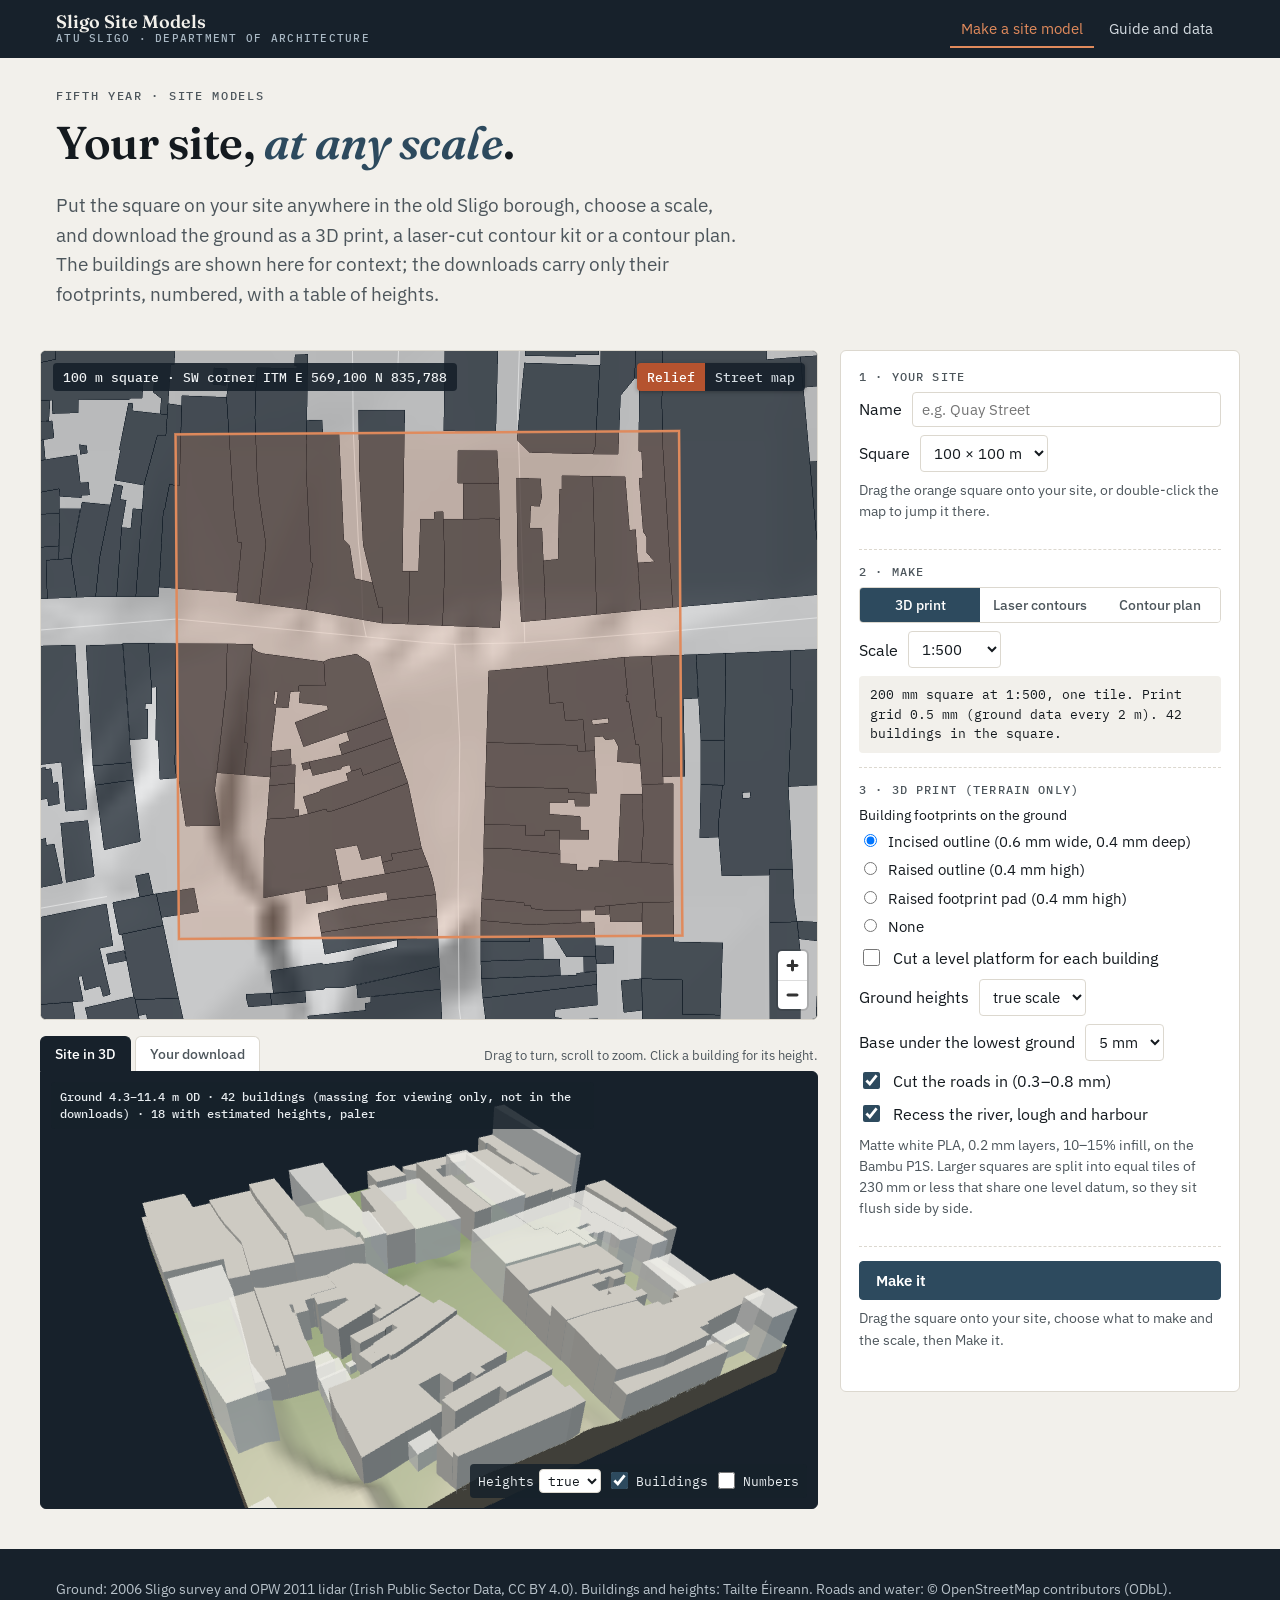
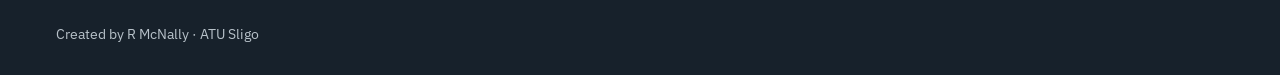
<file: index.html>
<!doctype html>
<html lang="en">
<head>
<meta charset="utf-8">
<meta name="viewport" content="width=device-width,initial-scale=1,viewport-fit=cover">
<title>Sligo Site Models · ATU Sligo Architecture</title>
<meta name="description" content="Choose your site anywhere in the old Sligo borough and make a terrain model at 1:200 to 1:2500: a 3D print, a laser-cut contour kit or a contour plan with numbered buildings and their heights.">
<link rel="preconnect" href="https://fonts.googleapis.com">
<link rel="preconnect" href="https://fonts.gstatic.com" crossorigin>
<link rel="stylesheet" href="https://fonts.googleapis.com/css2?family=Fraunces:ital,opsz,wght@0,9..144,500;0,9..144,600;1,9..144,500&family=IBM+Plex+Sans:wght@400;500;600&family=IBM+Plex+Mono:wght@400;500&display=swap">
<link rel="stylesheet" href="vendor/maplibre-gl.css">
<link rel="icon" href="img/favicon.svg" type="image/svg+xml">
<link rel="stylesheet" href="css/site.css">
<link rel="stylesheet" href="css/tool.css">
</head>
<body>
<header class="top">
  <div class="wrap">
    <a class="brand" href="index.html"><b>Sligo Site Models</b><span>ATU Sligo · Department of Architecture</span></a>
    <nav aria-label="Pages"><a href="index.html" aria-current="page">Make a site model</a><a href="guide.html">Guide and data</a></nav>
  </div>
</header>

<main>
  <div class="wrap mk-head">
    <div class="eyebrow">Fifth year · site models</div>
    <h1>Your site, <em>at any scale</em>.</h1>
    <p class="lede">Put the square on your site anywhere in the old Sligo borough, choose a scale, and download the ground as a 3D print, a laser-cut contour kit or a contour plan. The buildings are shown here for context; the downloads carry only their footprints, numbered, with a table of heights.</p>
  </div>
  <div class="wrap" id="notice"></div>
  <div class="wrap tool">
    <div>
      <div class="mapbox">
        <div id="map" aria-label="Map of the Sligo borough with the square for your site"></div>
        <div class="mk-chip" id="where"></div>
        <div class="map-sw" role="group" aria-label="Background map">
          <button type="button" data-base="hs" aria-pressed="true">Relief</button><button type="button" data-base="osm" aria-pressed="false">Street map</button>
        </div>
      </div>
      <div class="views">
        <div class="tabs" role="group" aria-label="View">
          <button type="button" data-v="site" aria-pressed="true">Site in 3D</button><button type="button" data-v="out" aria-pressed="false" disabled>Your download</button>
          <span class="hint" id="vHint">Drag to turn, scroll to zoom. Click a building for its height.</span>
        </div>
        <div class="stage">
          <canvas id="v3d" aria-label="3D view of the site"></canvas>
          <div class="svgv" id="vSvg" hidden></div>
          <div class="tag" id="vTag"></div>
          <div class="pick" id="vPick" hidden></div>
          <div class="ctl" id="vCtl">
            <label>Heights <select id="vVex"><option value="1">true</option><option value="2">×2</option><option value="3">×3</option></select></label>
            <label><input type="checkbox" id="vBld" checked> Buildings</label>
            <label><input type="checkbox" id="vNum"> Numbers</label>
          </div>
        </div>
      </div>
    </div>

    <aside class="panel">
      <div class="grp">
        <span class="lab">1 · Your site</span>
        <label class="row" style="flex-wrap:nowrap">Name <input type="text" id="name" placeholder="e.g. Quay Street" maxlength="40"></label>
        <label class="row">Square <select id="ground"></select></label>
        <p class="note">Drag the orange square onto your site, or double-click the map to jump it there.</p>
      </div>

      <div class="grp">
        <span class="lab">2 · Make</span>
        <div class="seg" role="group" aria-label="What to make">
          <button type="button" data-p="print" aria-pressed="true">3D print</button>
          <button type="button" data-p="laser" aria-pressed="false">Laser contours</button>
          <button type="button" data-p="map" aria-pressed="false">Contour plan</button>
        </div>
        <label class="row">Scale <select id="scale"></select></label>
        <div class="sum" id="sum"></div>
      </div>

      <div class="grp" data-for="print">
        <span class="lab">3 · 3D print (terrain only)</span>
        <fieldset class="opt"><legend>Building footprints on the ground</legend>
          <label><input type="radio" name="marks" value="incise" checked> Incised outline (0.6 mm wide, 0.4 mm deep)</label>
          <label><input type="radio" name="marks" value="raise"> Raised outline (0.4 mm high)</label>
          <label><input type="radio" name="marks" value="pad"> Raised footprint pad (0.4 mm high)</label>
          <label><input type="radio" name="marks" value="off"> None</label>
        </fieldset>
        <label class="row"><input type="checkbox" id="pPlat"> Cut a level platform for each building</label>
        <label class="row sub" id="pStepRow" hidden>Platform at the contour below its lowest ground, every <select id="pStep"><option value="0.5">0.5 m</option><option value="1" selected>1 m</option><option value="2">2 m</option></select></label>
        <p class="note sub" id="pPlatNote" hidden>Inside each footprint the ground is cut flat at the contour level at or below its lowest point, so your building model sits level. The footprint marks above still show the outlines.</p>
        <label class="row">Ground heights <select id="vex"><option value="1">true scale</option><option value="1.5">×1.5</option><option value="2">×2</option></select></label>
        <label class="row">Base under the lowest ground <select id="base"><option value="3">3 mm</option><option value="5" selected>5 mm</option><option value="8">8 mm</option></select></label>
        <label class="row"><input type="checkbox" id="roads" checked> Cut the roads in (0.3–0.8 mm)</label>
        <label class="row"><input type="checkbox" id="water" checked> Recess the river, lough and harbour</label>
        <p class="note">Matte white PLA, 0.2 mm layers, 10–15% infill, on the Bambu P1S. Larger squares are split into equal tiles of 230 mm or less that share one level datum, so they sit flush side by side.</p>
      </div>

      <div class="grp" data-for="laser" hidden>
        <span class="lab">3 · Laser-cut kit</span>
        <div class="seg" role="group" aria-label="Kind of laser kit">
          <button type="button" data-k="hollow" aria-pressed="true">Hollow layers</button>
          <button type="button" data-k="solid" aria-pressed="false">Solid layers</button>
          <button type="button" data-k="waffle" aria-pressed="false">Waffle</button>
        </div>
        <p class="note" id="kNote"></p>
        <label class="row" data-kind="waffle" hidden>Section spacing <select id="spacing"><option value="15">15 mm</option><option value="20" selected>20 mm</option><option value="25">25 mm</option><option value="30">30 mm</option></select></label>
        <label class="row">Board <select id="board"><option value="1">1 mm card</option><option value="1.5">1.5 mm greyboard</option><option value="2" selected>2 mm board</option><option value="3">3 mm MDF</option><option value="5">5 mm foamboard</option></select></label>
        <label class="row">Sheet <select id="sheet"><option value="600x400">600 × 400 mm</option><option value="841x594" selected>A1, 841 × 594 mm</option><option value="1000x600">1000 × 600 mm</option></select></label>
        <label class="row"><input type="checkbox" id="lPlat"> Cut a level platform for each building</label>
        <label class="row sub" id="lStepRow" hidden>Platform at the contour below its lowest ground, every <select id="lStep"><option value="0.5">0.5 m</option><option value="1" selected>1 m</option><option value="2">2 m</option></select></label>
        <p class="note sub" id="lPlatNote" hidden></p>
        <label class="row"><input type="checkbox" id="engB" checked> <span id="engBL">Engrave the building footprints</span></label>
        <label class="row sub"><input type="checkbox" id="engN" checked> Engrave the building numbers</label>
        <p class="note">Cut lines red, engraving blue, as SVG and DXF sheets. Every kit includes the contour plan with numbered buildings and the table of heights.</p>
      </div>

      <div class="grp" data-for="map" hidden>
        <span class="lab">3 · Contour plan</span>
        <label class="row">Contours every <select id="interval"><option value="0.5">0.5 m</option><option value="1" selected>1 m</option><option value="2">2 m</option><option value="5">5 m</option></select></label>
        <label class="row"><input type="checkbox" id="mB" checked> Building footprints</label>
        <label class="row sub"><input type="checkbox" id="mN" checked> Number them, with a table of heights</label>
        <label class="row"><input type="checkbox" id="mR" checked> Roads</label>
        <label class="row"><input type="checkbox" id="mW" checked> Water</label>
        <label class="row"><input type="checkbox" id="mS" checked> Spot heights</label>
        <p class="note" id="planNote">PDF (plan, then the table of building heights), SVG, a DXF for CAD (contours and footprints at their real levels, ITM metres), the table as CSV, and a site pack for the Site Model Hub.</p>
      </div>

      <div class="grp">
        <button type="button" class="btn primary" id="make">Make it</button>
        <div class="prog" id="prog" hidden><i></i></div>
        <p class="status" id="status" role="status"></p>
        <div id="dl"></div>
      </div>
    </aside>
  </div>
</main>

<footer class="foot"><div class="wrap"><span>Ground: 2006 Sligo survey and OPW 2011 lidar (Irish Public Sector Data, CC BY 4.0). Buildings and heights: Tailte Éireann. Roads and water: © OpenStreetMap contributors (ODbL).</span><span>Created by R McNally · ATU Sligo</span></div></footer>
<script src="vendor/maplibre-gl.js"></script>
<script src="vendor/three.min.js"></script>
<script src="vendor/OrbitControls.js"></script>
<script src="vendor/jszip.min.js"></script>
<script src="vendor/jspdf.umd.min.js"></script>
<script src="js/common.js"></script>
<script src="js/model-core.js"></script>
<script src="js/print3d.js"></script>
<script src="js/config.js"></script>
<script src="js/site-data.js"></script>
<script src="js/outputs.js"></script>
<script src="js/app.js"></script>
</body>
</html>
</file>
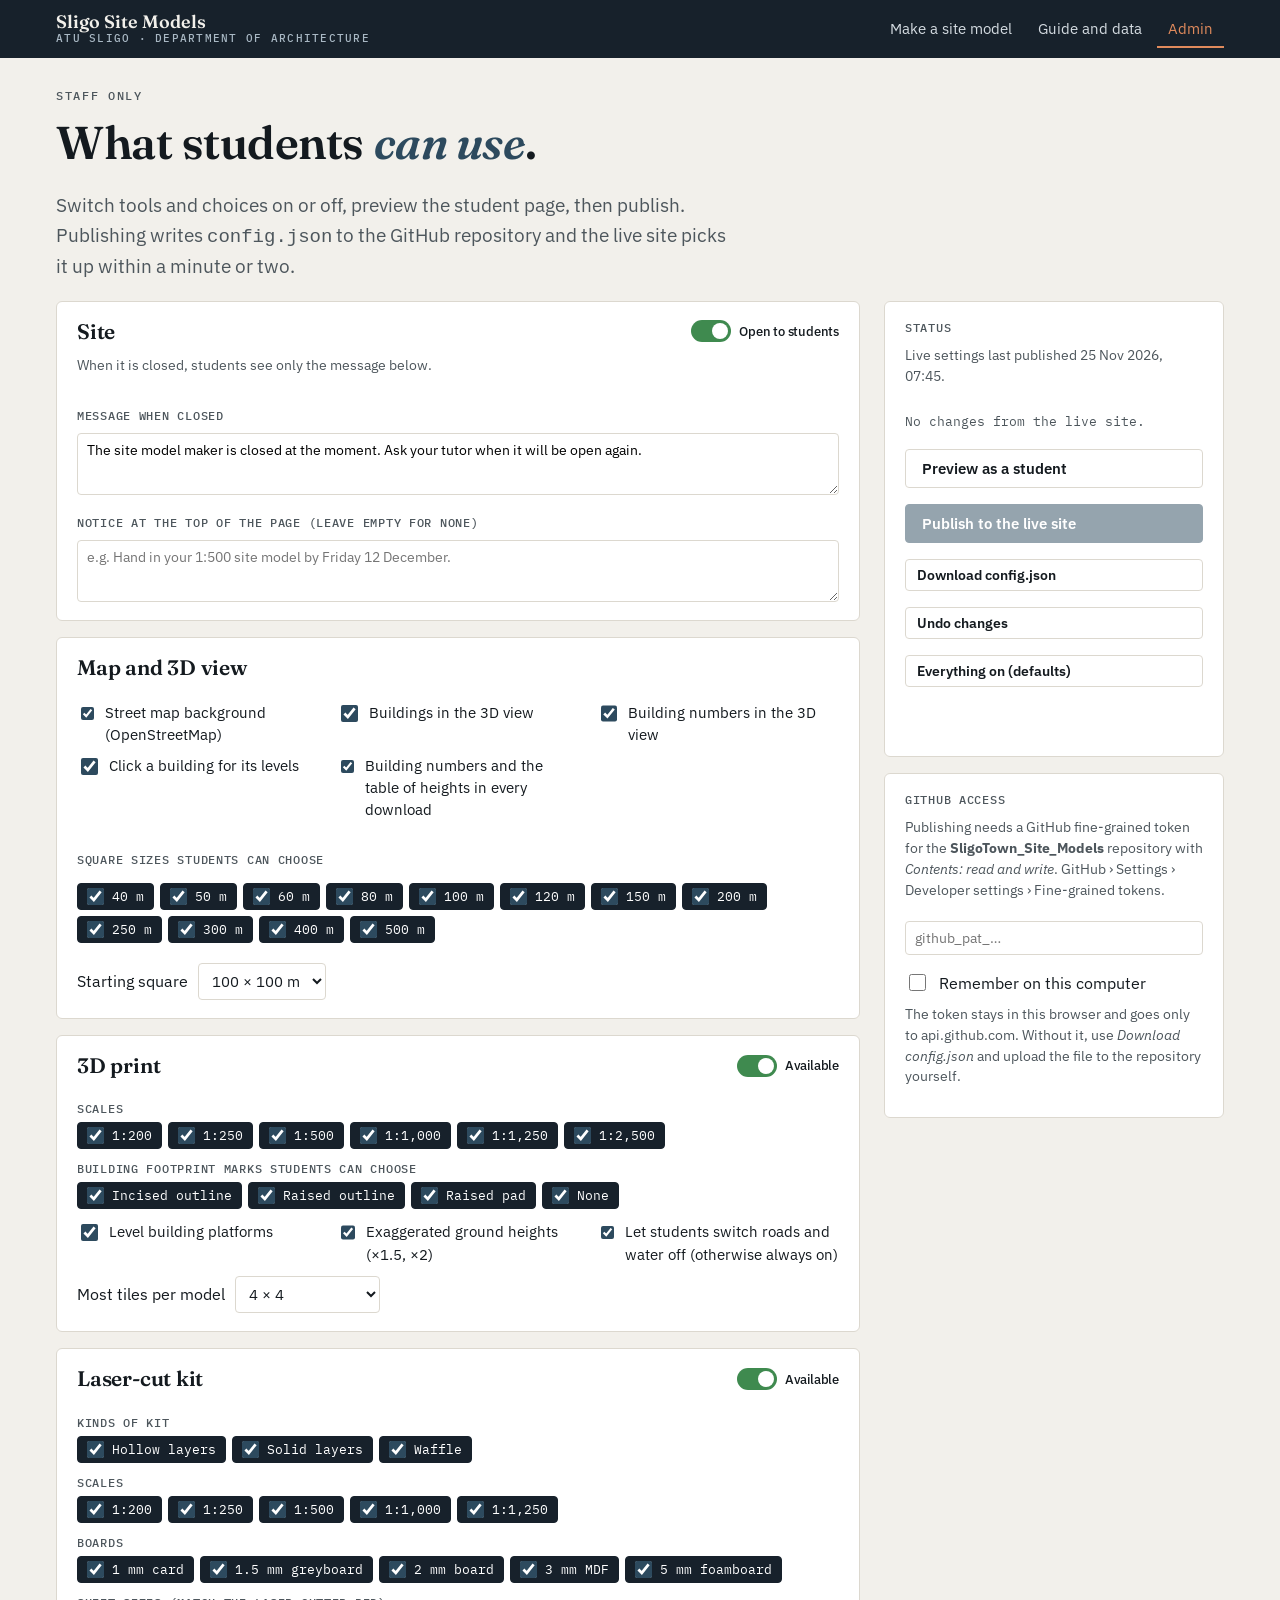
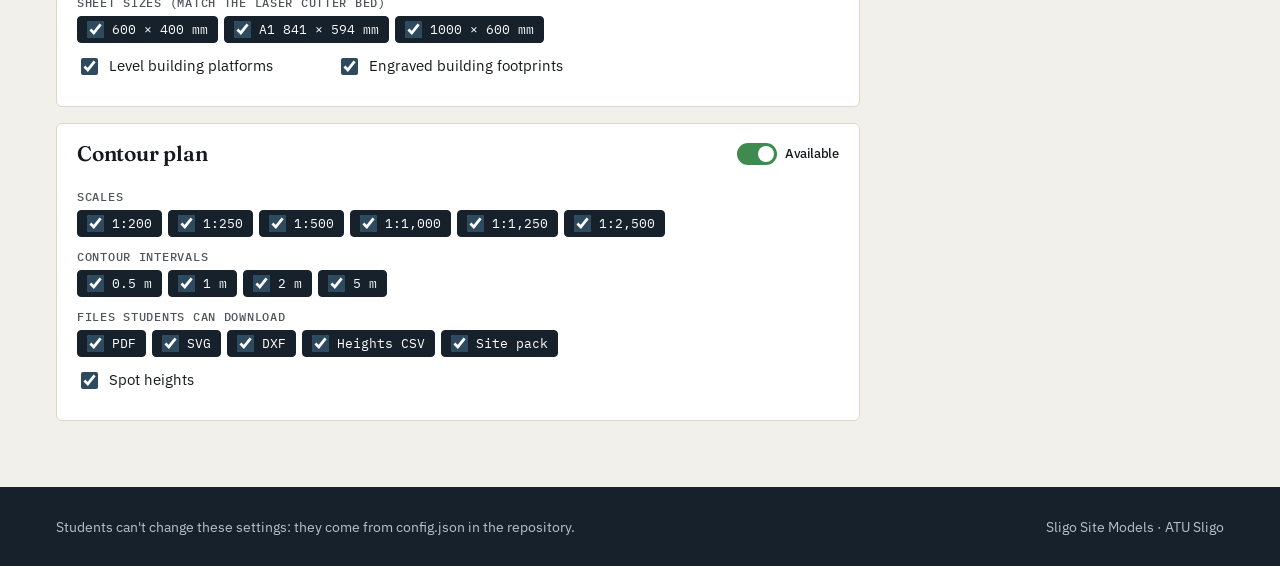
<file: admin.html>
<!doctype html>
<html lang="en">
<head>
<meta charset="utf-8">
<meta name="viewport" content="width=device-width,initial-scale=1,viewport-fit=cover">
<meta name="robots" content="noindex, nofollow">
<title>Admin · Sligo Site Models</title>
<link rel="icon" href="img/favicon.svg" type="image/svg+xml">
<link rel="preconnect" href="https://fonts.googleapis.com">
<link rel="preconnect" href="https://fonts.gstatic.com" crossorigin>
<link rel="stylesheet" href="https://fonts.googleapis.com/css2?family=Fraunces:ital,opsz,wght@0,9..144,500;0,9..144,600;1,9..144,500&family=IBM+Plex+Sans:wght@400;500;600&family=IBM+Plex+Mono:wght@400;500&display=swap">
<link rel="stylesheet" href="css/site.css">
<link rel="stylesheet" href="css/tool.css">
<style>
  .adm { display: grid; grid-template-columns: minmax(0, 1fr) 340px; gap: 24px; align-items: start; padding-bottom: 50px }
  @media (max-width: 960px) { .adm { grid-template-columns: 1fr } }
  .card { background: var(--paper); border: 1px solid var(--line); border-radius: 6px; padding: 18px 20px; margin-bottom: 16px }
  .card h2 { font-size: 21px; margin: 0 0 4px; display: flex; align-items: center; gap: 12px }
  .card h2 .sw { margin-left: auto }
  .card > p.note { margin: 0 0 12px }
  .card.off .body { opacity: .4; pointer-events: none }
  .opts { display: grid; grid-template-columns: repeat(auto-fill, minmax(230px, 1fr)); gap: 8px 18px; margin: 10px 0 }
  .opts label, .chips label { display: flex; gap: 8px; align-items: flex-start; font-size: 14.5px }
  .opts label input { margin-top: 3px }
  .chips { display: flex; flex-wrap: wrap; gap: 6px; margin: 6px 0 12px }
  .chips label { border: 1px solid var(--line); border-radius: 4px; padding: 4px 9px; background: #fff; font: 13px var(--f-mono); cursor: pointer; align-items: center }
  .chips label:has(input:checked) { background: var(--deep); color: #fff; border-color: var(--deep) }
  .chips input { margin: 0 }
  .sub-h { font: 500 12px var(--f-mono); text-transform: uppercase; letter-spacing: .06em; color: var(--ink-2); margin: 12px 0 2px }
  .sw { position: relative; display: inline-flex; align-items: center; gap: 8px; font: 500 13px var(--f-body); cursor: pointer }
  .sw input { appearance: none; width: 40px; height: 22px; border-radius: 11px; background: #c8ccd0; position: relative; cursor: pointer; transition: background .15s; margin: 0 }
  .sw input::after { content: ''; position: absolute; left: 3px; top: 3px; width: 16px; height: 16px; border-radius: 50%; background: #fff; transition: left .15s }
  .sw input:checked { background: #3f8a4f }
  .sw input:checked::after { left: 21px }
  textarea, .card input[type=text], .side input[type=password] { width: 100%; font: 14px var(--f-body); padding: 7px 9px; border: 1px solid var(--line); border-radius: 4px; background: #fff }
  textarea { min-height: 62px; resize: vertical }
  .side { position: sticky; top: 16px }
  .side .card { background: #fff }
  .side .btn { width: 100%; margin-bottom: 8px; text-align: center }
  .changes { font: 12.5px/1.5 var(--f-mono); color: var(--ink-2); max-height: 180px; overflow: auto; margin: 6px 0 10px }
  .changes b { color: #b5532f; font-weight: 500 }
  .warn-line { color: #b5532f; font-size: 13.5px }
</style>
</head>
<body>
<header class="top">
  <div class="wrap">
    <a class="brand" href="index.html"><b>Sligo Site Models</b><span>ATU Sligo · Department of Architecture</span></a>
    <nav aria-label="Pages"><a href="index.html">Make a site model</a><a href="guide.html">Guide and data</a><a href="admin.html" aria-current="page">Admin</a></nav>
  </div>
</header>
<main>
  <div class="wrap mk-head">
    <div class="eyebrow">Staff only</div>
    <h1>What students <em>can use</em>.</h1>
    <p class="lede">Switch tools and choices on or off, preview the student page, then publish. Publishing writes <code>config.json</code> to the GitHub repository and the live site picks it up within a minute or two.</p>
  </div>
  <div class="wrap adm">
    <div id="form">
      <section class="card" data-sec="site">
        <h2>Site <label class="sw"><input type="checkbox" data-k="site.open"> Open to students</label></h2>
        <p class="note">When it is closed, students see only the message below.</p>
        <div class="sub-h">Message when closed</div>
        <textarea data-k="site.closedMessage"></textarea>
        <div class="sub-h">Notice at the top of the page (leave empty for none)</div>
        <textarea data-k="site.notice" placeholder="e.g. Hand in your 1:500 site model by Friday 12 December."></textarea>
      </section>

      <section class="card">
        <h2>Map and 3D view</h2>
        <div class="opts">
          <label><input type="checkbox" data-k="map.streetMap"> Street map background (OpenStreetMap)</label>
          <label><input type="checkbox" data-k="view.buildings"> Buildings in the 3D view</label>
          <label><input type="checkbox" data-k="view.numbers"> Building numbers in the 3D view</label>
          <label><input type="checkbox" data-k="view.buildingInfo"> Click a building for its levels</label>
          <label><input type="checkbox" data-k="heightsTable"> Building numbers and the table of heights in every download</label>
        </div>
        <div class="sub-h">Square sizes students can choose</div>
        <div class="chips" data-list="squares" data-all="squares" data-fmt="m"></div>
        <label class="row">Starting square <select data-k="squareDefault" id="sqDef"></select></label>
      </section>

      <section class="card" data-sec="print">
        <h2>3D print <label class="sw"><input type="checkbox" data-k="print.enabled"> Available</label></h2>
        <div class="body">
          <div class="sub-h">Scales</div>
          <div class="chips" data-list="print.scales" data-all="printScales" data-fmt="scale"></div>
          <div class="sub-h">Building footprint marks students can choose</div>
          <div class="chips" data-list="print.marks" data-all="marks" data-fmt="marks"></div>
          <div class="opts">
            <label><input type="checkbox" data-k="print.platforms"> Level building platforms</label>
            <label><input type="checkbox" data-k="print.exaggeration"> Exaggerated ground heights (×1.5, ×2)</label>
            <label><input type="checkbox" data-k="print.roadsWater"> Let students switch roads and water off (otherwise always on)</label>
          </div>
          <label class="row">Most tiles per model <select data-k="print.maxTiles" data-num><option value="1">1 (one tile only)</option><option value="2">2 × 2</option><option value="3">3 × 3</option><option value="4">4 × 4</option></select></label>
        </div>
      </section>

      <section class="card" data-sec="laser">
        <h2>Laser-cut kit <label class="sw"><input type="checkbox" data-k="laser.enabled"> Available</label></h2>
        <div class="body">
          <div class="sub-h">Kinds of kit</div>
          <div class="chips" data-list="laser.kinds" data-all="kinds" data-fmt="kinds"></div>
          <div class="sub-h">Scales</div>
          <div class="chips" data-list="laser.scales" data-all="laserScales" data-fmt="scale"></div>
          <div class="sub-h">Boards</div>
          <div class="chips" data-list="laser.boards" data-all="boards" data-fmt="boards"></div>
          <div class="sub-h">Sheet sizes (match the laser cutter bed)</div>
          <div class="chips" data-list="laser.sheets" data-all="sheets" data-fmt="sheets"></div>
          <div class="opts">
            <label><input type="checkbox" data-k="laser.platforms"> Level building platforms</label>
            <label><input type="checkbox" data-k="laser.engrave"> Engraved building footprints</label>
          </div>
        </div>
      </section>

      <section class="card" data-sec="plan">
        <h2>Contour plan <label class="sw"><input type="checkbox" data-k="plan.enabled"> Available</label></h2>
        <div class="body">
          <div class="sub-h">Scales</div>
          <div class="chips" data-list="plan.scales" data-all="planScales" data-fmt="scale"></div>
          <div class="sub-h">Contour intervals</div>
          <div class="chips" data-list="plan.intervals" data-all="intervals" data-fmt="m"></div>
          <div class="sub-h">Files students can download</div>
          <div class="chips" data-list="plan.formats" data-all="formats" data-fmt="formats"></div>
          <div class="opts"><label><input type="checkbox" data-k="plan.spots"> Spot heights</label></div>
        </div>
      </section>
    </div>

    <aside class="side">
      <div class="card">
        <div class="sub-h" style="margin-top:0">Status</div>
        <p class="note" id="liveInfo">Loading the live settings…</p>
        <div class="changes" id="changes"></div>
        <p class="warn-line" id="problems" hidden></p>
        <button type="button" class="btn" id="preview">Preview as a student</button>
        <button type="button" class="btn primary" id="publish">Publish to the live site</button>
        <button type="button" class="btn sm" id="download">Download config.json</button>
        <button type="button" class="btn sm" id="revert">Undo changes</button>
        <button type="button" class="btn sm" id="defaults">Everything on (defaults)</button>
        <p class="status" id="status" role="status"></p>
      </div>
      <div class="card">
        <div class="sub-h" style="margin-top:0">GitHub access</div>
        <p class="note">Publishing needs a GitHub fine-grained token for the <b>SligoTown_Site_Models</b> repository with <i>Contents: read and write</i>. GitHub › Settings › Developer settings › Fine-grained tokens.</p>
        <input type="password" id="token" placeholder="github_pat_…" autocomplete="off">
        <label class="row" style="margin-top:8px"><input type="checkbox" id="remember"> Remember on this computer</label>
        <p class="note">The token stays in this browser and goes only to api.github.com. Without it, use <i>Download config.json</i> and upload the file to the repository yourself.</p>
      </div>
    </aside>
  </div>
</main>
<footer class="foot"><div class="wrap"><span>Students can't change these settings: they come from config.json in the repository.</span><span>Sligo Site Models · ATU Sligo</span></div></footer>
<script src="js/common.js"></script>
<script src="js/config.js"></script>
<script src="js/admin.js"></script>
</body>
</html>
</file>
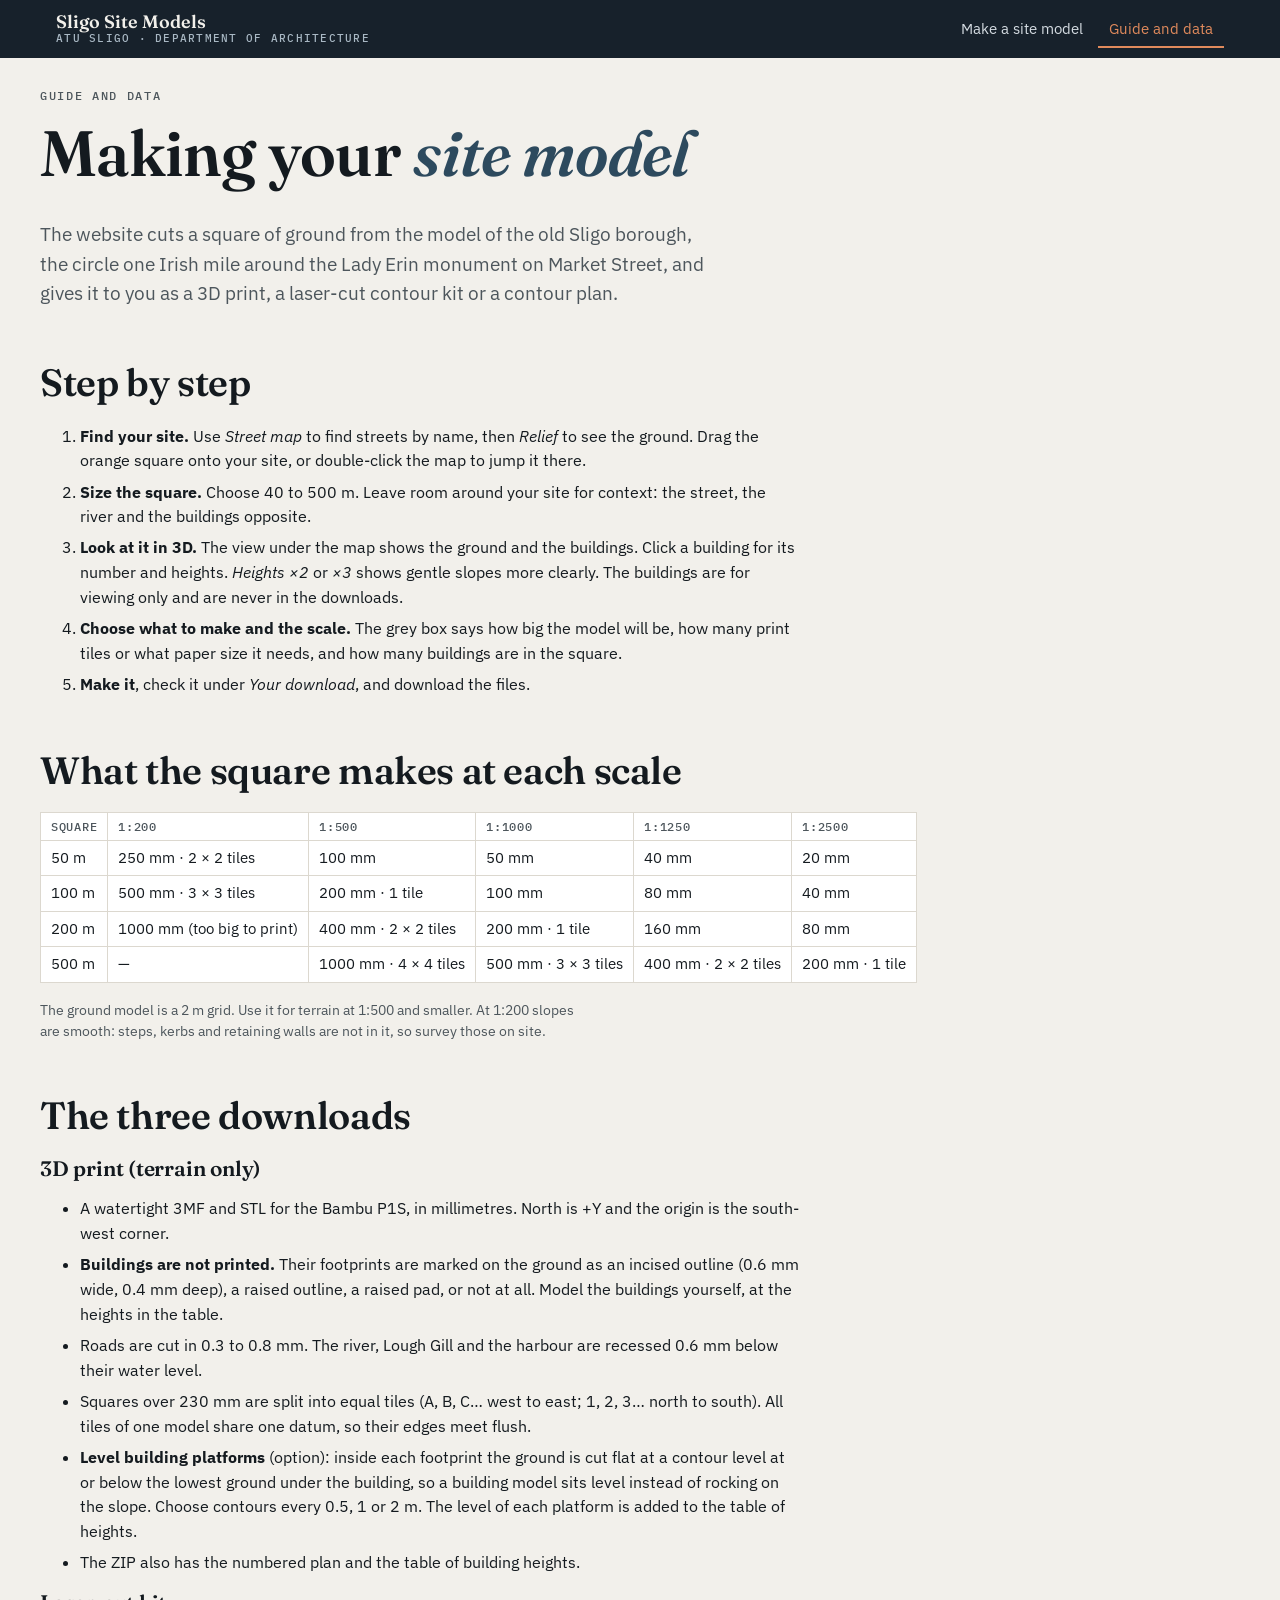
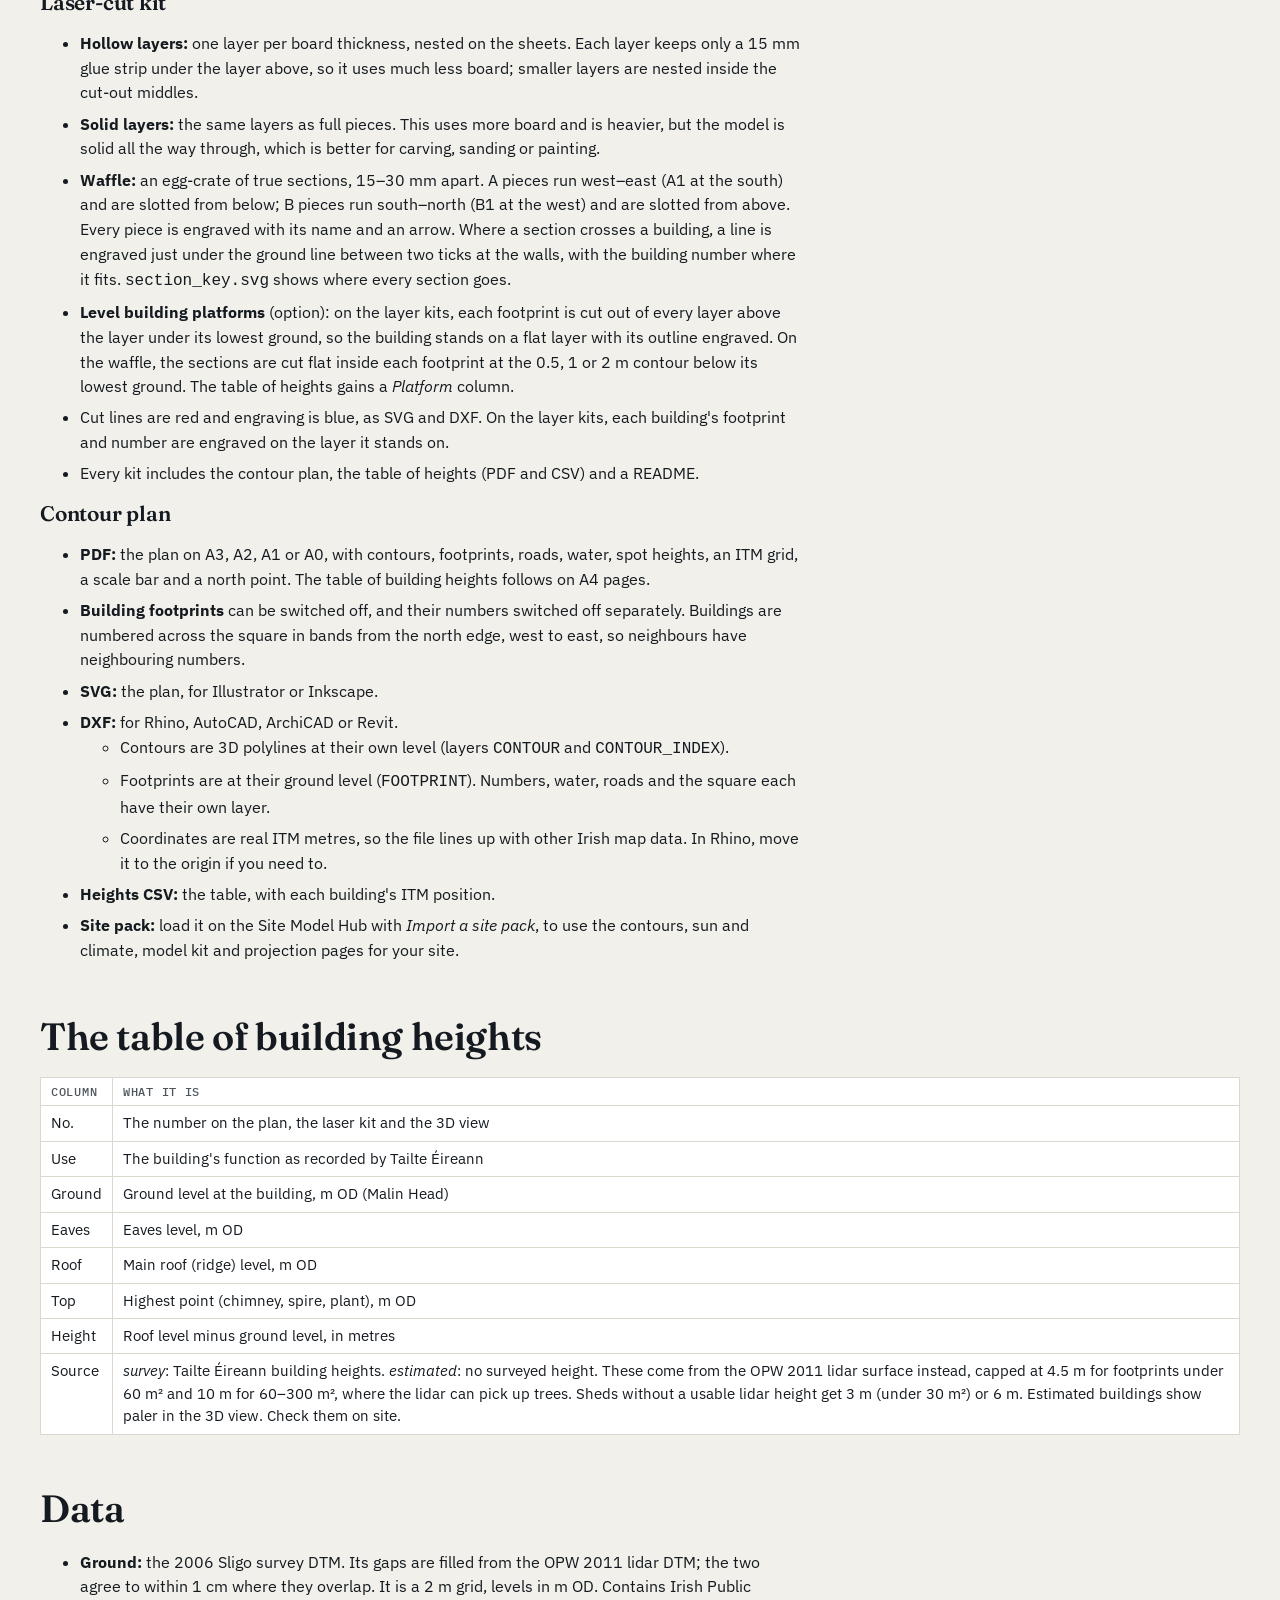
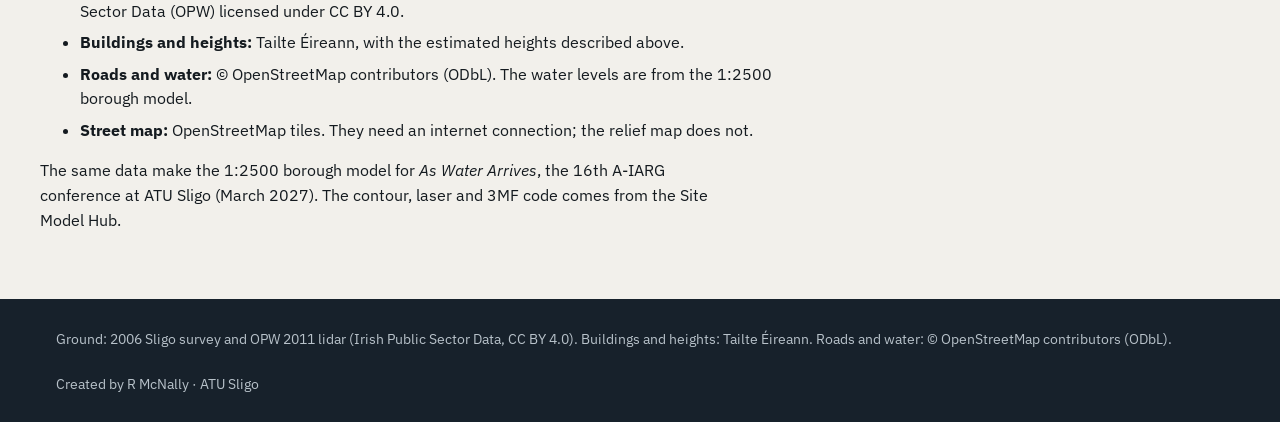
<file: guide.html>
<!doctype html>
<html lang="en">
<head>
<meta charset="utf-8">
<meta name="viewport" content="width=device-width,initial-scale=1,viewport-fit=cover">
<title>Guide and data · Sligo Site Models</title>
<link rel="preconnect" href="https://fonts.googleapis.com">
<link rel="preconnect" href="https://fonts.gstatic.com" crossorigin>
<link rel="stylesheet" href="https://fonts.googleapis.com/css2?family=Fraunces:ital,opsz,wght@0,9..144,500;0,9..144,600;1,9..144,500&family=IBM+Plex+Sans:wght@400;500;600&family=IBM+Plex+Mono:wght@400;500&display=swap">
<link rel="icon" href="img/favicon.svg" type="image/svg+xml">
<link rel="stylesheet" href="css/site.css">
<link rel="stylesheet" href="css/tool.css">
</head>
<body>
<header class="top">
  <div class="wrap">
    <a class="brand" href="index.html"><b>Sligo Site Models</b><span>ATU Sligo · Department of Architecture</span></a>
    <nav aria-label="Pages"><a href="index.html">Make a site model</a><a href="guide.html" aria-current="page">Guide and data</a></nav>
  </div>
</header>
<main class="wrap guide">
  <div class="eyebrow">Guide and data</div>
  <h1>Making your <em>site model</em></h1>
  <p class="lede">The website cuts a square of ground from the model of the old Sligo borough, the circle one Irish mile around the Lady Erin monument on Market Street, and gives it to you as a 3D print, a laser-cut contour kit or a contour plan.</p>

  <h2>Step by step</h2>
  <ol>
    <li><b>Find your site.</b> Use <i>Street map</i> to find streets by name, then <i>Relief</i> to see the ground. Drag the orange square onto your site, or double-click the map to jump it there.</li>
    <li><b>Size the square.</b> Choose 40 to 500 m. Leave room around your site for context: the street, the river and the buildings opposite.</li>
    <li><b>Look at it in 3D.</b> The view under the map shows the ground and the buildings. Click a building for its number and heights. <i>Heights ×2</i> or <i>×3</i> shows gentle slopes more clearly. The buildings are for viewing only and are never in the downloads.</li>
    <li><b>Choose what to make and the scale.</b> The grey box says how big the model will be, how many print tiles or what paper size it needs, and how many buildings are in the square.</li>
    <li><b>Make it</b>, check it under <i>Your download</i>, and download the files.</li>
  </ol>

  <h2>What the square makes at each scale</h2>
  <table>
    <tr><th>Square</th><th>1:200</th><th>1:500</th><th>1:1000</th><th>1:1250</th><th>1:2500</th></tr>
    <tr><td>50 m</td><td>250 mm · 2 × 2 tiles</td><td>100 mm</td><td>50 mm</td><td>40 mm</td><td>20 mm</td></tr>
    <tr><td>100 m</td><td>500 mm · 3 × 3 tiles</td><td>200 mm · 1 tile</td><td>100 mm</td><td>80 mm</td><td>40 mm</td></tr>
    <tr><td>200 m</td><td>1000 mm (too big to print)</td><td>400 mm · 2 × 2 tiles</td><td>200 mm · 1 tile</td><td>160 mm</td><td>80 mm</td></tr>
    <tr><td>500 m</td><td>—</td><td>1000 mm · 4 × 4 tiles</td><td>500 mm · 3 × 3 tiles</td><td>400 mm · 2 × 2 tiles</td><td>200 mm · 1 tile</td></tr>
  </table>
  <p class="note">The ground model is a 2 m grid. Use it for terrain at 1:500 and smaller. At 1:200 slopes are smooth: steps, kerbs and retaining walls are not in it, so survey those on site.</p>

  <h2>The three downloads</h2>
  <h3>3D print (terrain only)</h3>
  <ul>
    <li>A watertight 3MF and STL for the Bambu P1S, in millimetres. North is +Y and the origin is the south-west corner.</li>
    <li><b>Buildings are not printed.</b> Their footprints are marked on the ground as an incised outline (0.6 mm wide, 0.4 mm deep), a raised outline, a raised pad, or not at all. Model the buildings yourself, at the heights in the table.</li>
    <li>Roads are cut in 0.3 to 0.8 mm. The river, Lough Gill and the harbour are recessed 0.6 mm below their water level.</li>
    <li>Squares over 230 mm are split into equal tiles (A, B, C… west to east; 1, 2, 3… north to south). All tiles of one model share one datum, so their edges meet flush.</li>
    <li><b>Level building platforms</b> (option): inside each footprint the ground is cut flat at a contour level at or below the lowest ground under the building, so a building model sits level instead of rocking on the slope. Choose contours every 0.5, 1 or 2 m. The level of each platform is added to the table of heights.</li>
    <li>The ZIP also has the numbered plan and the table of building heights.</li>
  </ul>
  <h3>Laser-cut kit</h3>
  <ul>
    <li><b>Hollow layers:</b> one layer per board thickness, nested on the sheets. Each layer keeps only a 15 mm glue strip under the layer above, so it uses much less board; smaller layers are nested inside the cut-out middles.</li>
    <li><b>Solid layers:</b> the same layers as full pieces. This uses more board and is heavier, but the model is solid all the way through, which is better for carving, sanding or painting.</li>
    <li><b>Waffle:</b> an egg-crate of true sections, 15–30 mm apart. A pieces run west–east (A1 at the south) and are slotted from below; B pieces run south–north (B1 at the west) and are slotted from above. Every piece is engraved with its name and an arrow. Where a section crosses a building, a line is engraved just under the ground line between two ticks at the walls, with the building number where it fits. <code>section_key.svg</code> shows where every section goes.</li>
    <li><b>Level building platforms</b> (option): on the layer kits, each footprint is cut out of every layer above the layer under its lowest ground, so the building stands on a flat layer with its outline engraved. On the waffle, the sections are cut flat inside each footprint at the 0.5, 1 or 2 m contour below its lowest ground. The table of heights gains a <i>Platform</i> column.</li>
    <li>Cut lines are red and engraving is blue, as SVG and DXF. On the layer kits, each building's footprint and number are engraved on the layer it stands on.</li>
    <li>Every kit includes the contour plan, the table of heights (PDF and CSV) and a README.</li>
  </ul>
  <h3>Contour plan</h3>
  <ul>
    <li><b>PDF:</b> the plan on A3, A2, A1 or A0, with contours, footprints, roads, water, spot heights, an ITM grid, a scale bar and a north point. The table of building heights follows on A4 pages.</li>
    <li><b>Building footprints</b> can be switched off, and their numbers switched off separately. Buildings are numbered across the square in bands from the north edge, west to east, so neighbours have neighbouring numbers.</li>
    <li><b>SVG:</b> the plan, for Illustrator or Inkscape.</li>
    <li><b>DXF:</b> for Rhino, AutoCAD, ArchiCAD or Revit.
      <ul>
        <li>Contours are 3D polylines at their own level (layers <code>CONTOUR</code> and <code>CONTOUR_INDEX</code>).</li>
        <li>Footprints are at their ground level (<code>FOOTPRINT</code>). Numbers, water, roads and the square each have their own layer.</li>
        <li>Coordinates are real ITM metres, so the file lines up with other Irish map data. In Rhino, move it to the origin if you need to.</li>
      </ul></li>
    <li><b>Heights CSV:</b> the table, with each building's ITM position.</li>
    <li><b>Site pack:</b> load it on the Site Model Hub with <i>Import a site pack</i>, to use the contours, sun and climate, model kit and projection pages for your site.</li>
  </ul>

  <h2>The table of building heights</h2>
  <table>
    <tr><th>Column</th><th>What it is</th></tr>
    <tr><td>No.</td><td>The number on the plan, the laser kit and the 3D view</td></tr>
    <tr><td>Use</td><td>The building's function as recorded by Tailte Éireann</td></tr>
    <tr><td>Ground</td><td>Ground level at the building, m OD (Malin Head)</td></tr>
    <tr><td>Eaves</td><td>Eaves level, m OD</td></tr>
    <tr><td>Roof</td><td>Main roof (ridge) level, m OD</td></tr>
    <tr><td>Top</td><td>Highest point (chimney, spire, plant), m OD</td></tr>
    <tr><td>Height</td><td>Roof level minus ground level, in metres</td></tr>
    <tr><td>Source</td><td><i>survey</i>: Tailte Éireann building heights. <i>estimated</i>: no surveyed height. These come from the OPW 2011 lidar surface instead, capped at 4.5 m for footprints under 60 m² and 10 m for 60–300 m², where the lidar can pick up trees. Sheds without a usable lidar height get 3 m (under 30 m²) or 6 m. Estimated buildings show paler in the 3D view. Check them on site.</td></tr>
  </table>

  <h2>Data</h2>
  <ul>
    <li><b>Ground:</b> the 2006 Sligo survey DTM. Its gaps are filled from the OPW 2011 lidar DTM; the two agree to within 1 cm where they overlap. It is a 2 m grid, levels in m OD. Contains Irish Public Sector Data (OPW) licensed under CC BY 4.0.</li>
    <li><b>Buildings and heights:</b> Tailte Éireann, with the estimated heights described above.</li>
    <li><b>Roads and water:</b> © OpenStreetMap contributors (ODbL). The water levels are from the 1:2500 borough model.</li>
    <li><b>Street map:</b> OpenStreetMap tiles. They need an internet connection; the relief map does not.</li>
  </ul>
  <p>The same data make the 1:2500 borough model for <i>As Water Arrives</i>, the 16th A-IARG conference at ATU Sligo (March 2027). The contour, laser and 3MF code comes from the Site Model Hub.</p>
</main>
<footer class="foot"><div class="wrap"><span>Ground: 2006 Sligo survey and OPW 2011 lidar (Irish Public Sector Data, CC BY 4.0). Buildings and heights: Tailte Éireann. Roads and water: © OpenStreetMap contributors (ODbL).</span><span>Created by R McNally · ATU Sligo</span></div></footer>
</body>
</html>
</file>
<file: vendor/maplibre-gl.css>
.maplibregl-map{font:12px/20px Helvetica Neue,Arial,Helvetica,sans-serif;overflow:hidden;position:relative;-webkit-tap-highlight-color:rgb(0 0 0/0)}.maplibregl-canvas{left:0;position:absolute;top:0}.maplibregl-map:fullscreen{height:100%;width:100%}.maplibregl-ctrl-group button.maplibregl-ctrl-compass{touch-action:none}.maplibregl-canvas-container.maplibregl-interactive,.maplibregl-ctrl-group button.maplibregl-ctrl-compass{cursor:grab;-webkit-user-select:none;-moz-user-select:none;user-select:none}.maplibregl-canvas-container.maplibregl-interactive.maplibregl-track-pointer{cursor:pointer}.maplibregl-canvas-container.maplibregl-interactive:active,.maplibregl-ctrl-group button.maplibregl-ctrl-compass:active{cursor:grabbing}.maplibregl-canvas-container.maplibregl-touch-zoom-rotate,.maplibregl-canvas-container.maplibregl-touch-zoom-rotate .maplibregl-canvas{touch-action:pan-x pan-y}.maplibregl-canvas-container.maplibregl-touch-drag-pan,.maplibregl-canvas-container.maplibregl-touch-drag-pan .maplibregl-canvas{touch-action:pinch-zoom}.maplibregl-canvas-container.maplibregl-touch-zoom-rotate.maplibregl-touch-drag-pan,.maplibregl-canvas-container.maplibregl-touch-zoom-rotate.maplibregl-touch-drag-pan .maplibregl-canvas{touch-action:none}.maplibregl-canvas-container.maplibregl-touch-drag-pan.maplibregl-cooperative-gestures,.maplibregl-canvas-container.maplibregl-touch-drag-pan.maplibregl-cooperative-gestures .maplibregl-canvas{touch-action:pan-x pan-y}.maplibregl-ctrl-bottom-left,.maplibregl-ctrl-bottom-right,.maplibregl-ctrl-top-left,.maplibregl-ctrl-top-right{pointer-events:none;position:absolute;z-index:2}.maplibregl-ctrl-top-left{left:0;top:0}.maplibregl-ctrl-top-right{right:0;top:0}.maplibregl-ctrl-bottom-left{bottom:0;left:0}.maplibregl-ctrl-bottom-right{bottom:0;right:0}.maplibregl-ctrl{clear:both;pointer-events:auto;transform:translate(0)}.maplibregl-ctrl-top-left .maplibregl-ctrl{float:left;margin:10px 0 0 10px}.maplibregl-ctrl-top-right .maplibregl-ctrl{float:right;margin:10px 10px 0 0}.maplibregl-ctrl-bottom-left .maplibregl-ctrl{float:left;margin:0 0 10px 10px}.maplibregl-ctrl-bottom-right .maplibregl-ctrl{float:right;margin:0 10px 10px 0}.maplibregl-ctrl-group{background:#fff;border-radius:4px}.maplibregl-ctrl-group:not(:empty){box-shadow:0 0 0 2px rgba(0,0,0,.1)}@media (forced-colors:active){.maplibregl-ctrl-group:not(:empty){box-shadow:0 0 0 2px ButtonText}}.maplibregl-ctrl-group button{background-color:transparent;border:0;box-sizing:border-box;cursor:pointer;display:block;height:29px;outline:none;padding:0;width:29px}.maplibregl-ctrl-group button+button{border-top:1px solid #ddd}.maplibregl-ctrl button .maplibregl-ctrl-icon{background-position:50%;background-repeat:no-repeat;display:block;height:100%;width:100%}@media (forced-colors:active){.maplibregl-ctrl-icon{background-color:transparent}.maplibregl-ctrl-group button+button{border-top:1px solid ButtonText}}.maplibregl-ctrl button::-moz-focus-inner{border:0;padding:0}.maplibregl-ctrl-attrib-button:focus,.maplibregl-ctrl-group button:focus{box-shadow:0 0 2px 2px #0096ff}.maplibregl-ctrl button:disabled{cursor:not-allowed}.maplibregl-ctrl button:disabled .maplibregl-ctrl-icon{opacity:.25}.maplibregl-ctrl button:not(:disabled):hover{background-color:rgb(0 0 0/5%)}.maplibregl-ctrl-group button:focus:focus-visible{box-shadow:0 0 2px 2px #0096ff}.maplibregl-ctrl-group button:focus:not(:focus-visible){box-shadow:none}.maplibregl-ctrl-group button:focus:first-child{border-radius:4px 4px 0 0}.maplibregl-ctrl-group button:focus:last-child{border-radius:0 0 4px 4px}.maplibregl-ctrl-group button:focus:only-child{border-radius:inherit}.maplibregl-ctrl button.maplibregl-ctrl-zoom-out .maplibregl-ctrl-icon{background-image:url("data:image/svg+xml;charset=utf-8,%3Csvg xmlns='http://www.w3.org/2000/svg' width='29' height='29' fill='%23333' viewBox='0 0 29 29'%3E%3Cpath d='M10 13c-.75 0-1.5.75-1.5 1.5S9.25 16 10 16h9c.75 0 1.5-.75 1.5-1.5S19.75 13 19 13z'/%3E%3C/svg%3E")}.maplibregl-ctrl button.maplibregl-ctrl-zoom-in .maplibregl-ctrl-icon{background-image:url("data:image/svg+xml;charset=utf-8,%3Csvg xmlns='http://www.w3.org/2000/svg' width='29' height='29' fill='%23333' viewBox='0 0 29 29'%3E%3Cpath d='M14.5 8.5c-.75 0-1.5.75-1.5 1.5v3h-3c-.75 0-1.5.75-1.5 1.5S9.25 16 10 16h3v3c0 .75.75 1.5 1.5 1.5S16 19.75 16 19v-3h3c.75 0 1.5-.75 1.5-1.5S19.75 13 19 13h-3v-3c0-.75-.75-1.5-1.5-1.5'/%3E%3C/svg%3E")}@media (forced-colors:active){.maplibregl-ctrl button.maplibregl-ctrl-zoom-out .maplibregl-ctrl-icon{background-image:url("data:image/svg+xml;charset=utf-8,%3Csvg xmlns='http://www.w3.org/2000/svg' width='29' height='29' fill='%23fff' viewBox='0 0 29 29'%3E%3Cpath d='M10 13c-.75 0-1.5.75-1.5 1.5S9.25 16 10 16h9c.75 0 1.5-.75 1.5-1.5S19.75 13 19 13z'/%3E%3C/svg%3E")}.maplibregl-ctrl button.maplibregl-ctrl-zoom-in .maplibregl-ctrl-icon{background-image:url("data:image/svg+xml;charset=utf-8,%3Csvg xmlns='http://www.w3.org/2000/svg' width='29' height='29' fill='%23fff' viewBox='0 0 29 29'%3E%3Cpath d='M14.5 8.5c-.75 0-1.5.75-1.5 1.5v3h-3c-.75 0-1.5.75-1.5 1.5S9.25 16 10 16h3v3c0 .75.75 1.5 1.5 1.5S16 19.75 16 19v-3h3c.75 0 1.5-.75 1.5-1.5S19.75 13 19 13h-3v-3c0-.75-.75-1.5-1.5-1.5'/%3E%3C/svg%3E")}}@media (forced-colors:active) and (prefers-color-scheme:light){.maplibregl-ctrl button.maplibregl-ctrl-zoom-out .maplibregl-ctrl-icon{background-image:url("data:image/svg+xml;charset=utf-8,%3Csvg xmlns='http://www.w3.org/2000/svg' width='29' height='29' viewBox='0 0 29 29'%3E%3Cpath d='M10 13c-.75 0-1.5.75-1.5 1.5S9.25 16 10 16h9c.75 0 1.5-.75 1.5-1.5S19.75 13 19 13z'/%3E%3C/svg%3E")}.maplibregl-ctrl button.maplibregl-ctrl-zoom-in .maplibregl-ctrl-icon{background-image:url("data:image/svg+xml;charset=utf-8,%3Csvg xmlns='http://www.w3.org/2000/svg' width='29' height='29' viewBox='0 0 29 29'%3E%3Cpath d='M14.5 8.5c-.75 0-1.5.75-1.5 1.5v3h-3c-.75 0-1.5.75-1.5 1.5S9.25 16 10 16h3v3c0 .75.75 1.5 1.5 1.5S16 19.75 16 19v-3h3c.75 0 1.5-.75 1.5-1.5S19.75 13 19 13h-3v-3c0-.75-.75-1.5-1.5-1.5'/%3E%3C/svg%3E")}}.maplibregl-ctrl button.maplibregl-ctrl-fullscreen .maplibregl-ctrl-icon{background-image:url("data:image/svg+xml;charset=utf-8,%3Csvg xmlns='http://www.w3.org/2000/svg' width='29' height='29' fill='%23333' viewBox='0 0 29 29'%3E%3Cpath d='M24 16v5.5c0 1.75-.75 2.5-2.5 2.5H16v-1l3-1.5-4-5.5 1-1 5.5 4 1.5-3zM6 16l1.5 3 5.5-4 1 1-4 5.5 3 1.5v1H7.5C5.75 24 5 23.25 5 21.5V16zm7-11v1l-3 1.5 4 5.5-1 1-5.5-4L6 13H5V7.5C5 5.75 5.75 5 7.5 5zm11 2.5c0-1.75-.75-2.5-2.5-2.5H16v1l3 1.5-4 5.5 1 1 5.5-4 1.5 3h1z'/%3E%3C/svg%3E")}.maplibregl-ctrl button.maplibregl-ctrl-shrink .maplibregl-ctrl-icon{background-image:url("data:image/svg+xml;charset=utf-8,%3Csvg xmlns='http://www.w3.org/2000/svg' width='29' height='29' viewBox='0 0 29 29'%3E%3Cpath d='M18.5 16c-1.75 0-2.5.75-2.5 2.5V24h1l1.5-3 5.5 4 1-1-4-5.5 3-1.5v-1zM13 18.5c0-1.75-.75-2.5-2.5-2.5H5v1l3 1.5L4 24l1 1 5.5-4 1.5 3h1zm3-8c0 1.75.75 2.5 2.5 2.5H24v-1l-3-1.5L25 5l-1-1-5.5 4L17 5h-1zM10.5 13c1.75 0 2.5-.75 2.5-2.5V5h-1l-1.5 3L5 4 4 5l4 5.5L5 12v1z'/%3E%3C/svg%3E")}@media (forced-colors:active){.maplibregl-ctrl button.maplibregl-ctrl-fullscreen .maplibregl-ctrl-icon{background-image:url("data:image/svg+xml;charset=utf-8,%3Csvg xmlns='http://www.w3.org/2000/svg' width='29' height='29' fill='%23fff' viewBox='0 0 29 29'%3E%3Cpath d='M24 16v5.5c0 1.75-.75 2.5-2.5 2.5H16v-1l3-1.5-4-5.5 1-1 5.5 4 1.5-3zM6 16l1.5 3 5.5-4 1 1-4 5.5 3 1.5v1H7.5C5.75 24 5 23.25 5 21.5V16zm7-11v1l-3 1.5 4 5.5-1 1-5.5-4L6 13H5V7.5C5 5.75 5.75 5 7.5 5zm11 2.5c0-1.75-.75-2.5-2.5-2.5H16v1l3 1.5-4 5.5 1 1 5.5-4 1.5 3h1z'/%3E%3C/svg%3E")}.maplibregl-ctrl button.maplibregl-ctrl-shrink .maplibregl-ctrl-icon{background-image:url("data:image/svg+xml;charset=utf-8,%3Csvg xmlns='http://www.w3.org/2000/svg' width='29' height='29' fill='%23fff' viewBox='0 0 29 29'%3E%3Cpath d='M18.5 16c-1.75 0-2.5.75-2.5 2.5V24h1l1.5-3 5.5 4 1-1-4-5.5 3-1.5v-1zM13 18.5c0-1.75-.75-2.5-2.5-2.5H5v1l3 1.5L4 24l1 1 5.5-4 1.5 3h1zm3-8c0 1.75.75 2.5 2.5 2.5H24v-1l-3-1.5L25 5l-1-1-5.5 4L17 5h-1zM10.5 13c1.75 0 2.5-.75 2.5-2.5V5h-1l-1.5 3L5 4 4 5l4 5.5L5 12v1z'/%3E%3C/svg%3E")}}@media (forced-colors:active) and (prefers-color-scheme:light){.maplibregl-ctrl button.maplibregl-ctrl-fullscreen .maplibregl-ctrl-icon{background-image:url("data:image/svg+xml;charset=utf-8,%3Csvg xmlns='http://www.w3.org/2000/svg' width='29' height='29' viewBox='0 0 29 29'%3E%3Cpath d='M24 16v5.5c0 1.75-.75 2.5-2.5 2.5H16v-1l3-1.5-4-5.5 1-1 5.5 4 1.5-3zM6 16l1.5 3 5.5-4 1 1-4 5.5 3 1.5v1H7.5C5.75 24 5 23.25 5 21.5V16zm7-11v1l-3 1.5 4 5.5-1 1-5.5-4L6 13H5V7.5C5 5.75 5.75 5 7.5 5zm11 2.5c0-1.75-.75-2.5-2.5-2.5H16v1l3 1.5-4 5.5 1 1 5.5-4 1.5 3h1z'/%3E%3C/svg%3E")}.maplibregl-ctrl button.maplibregl-ctrl-shrink .maplibregl-ctrl-icon{background-image:url("data:image/svg+xml;charset=utf-8,%3Csvg xmlns='http://www.w3.org/2000/svg' width='29' height='29' viewBox='0 0 29 29'%3E%3Cpath d='M18.5 16c-1.75 0-2.5.75-2.5 2.5V24h1l1.5-3 5.5 4 1-1-4-5.5 3-1.5v-1zM13 18.5c0-1.75-.75-2.5-2.5-2.5H5v1l3 1.5L4 24l1 1 5.5-4 1.5 3h1zm3-8c0 1.75.75 2.5 2.5 2.5H24v-1l-3-1.5L25 5l-1-1-5.5 4L17 5h-1zM10.5 13c1.75 0 2.5-.75 2.5-2.5V5h-1l-1.5 3L5 4 4 5l4 5.5L5 12v1z'/%3E%3C/svg%3E")}}.maplibregl-ctrl button.maplibregl-ctrl-compass .maplibregl-ctrl-icon{background-image:url("data:image/svg+xml;charset=utf-8,%3Csvg xmlns='http://www.w3.org/2000/svg' width='29' height='29' fill='%23333' viewBox='0 0 29 29'%3E%3Cpath d='m10.5 14 4-8 4 8z'/%3E%3Cpath fill='%23ccc' d='m10.5 16 4 8 4-8z'/%3E%3C/svg%3E")}@media (forced-colors:active){.maplibregl-ctrl button.maplibregl-ctrl-compass .maplibregl-ctrl-icon{background-image:url("data:image/svg+xml;charset=utf-8,%3Csvg xmlns='http://www.w3.org/2000/svg' width='29' height='29' fill='%23fff' viewBox='0 0 29 29'%3E%3Cpath d='m10.5 14 4-8 4 8z'/%3E%3Cpath fill='%23ccc' d='m10.5 16 4 8 4-8z'/%3E%3C/svg%3E")}}@media (forced-colors:active) and (prefers-color-scheme:light){.maplibregl-ctrl button.maplibregl-ctrl-compass .maplibregl-ctrl-icon{background-image:url("data:image/svg+xml;charset=utf-8,%3Csvg xmlns='http://www.w3.org/2000/svg' width='29' height='29' viewBox='0 0 29 29'%3E%3Cpath d='m10.5 14 4-8 4 8z'/%3E%3Cpath fill='%23ccc' d='m10.5 16 4 8 4-8z'/%3E%3C/svg%3E")}}.maplibregl-ctrl button.maplibregl-ctrl-terrain .maplibregl-ctrl-icon{background-image:url("data:image/svg+xml;charset=utf-8,%3Csvg xmlns='http://www.w3.org/2000/svg' width='22' height='22' fill='%23333' viewBox='0 0 22 22'%3E%3Cpath d='m1.754 13.406 4.453-4.851 3.09 3.09 3.281 3.277.969-.969-3.309-3.312 3.844-4.121 6.148 6.886h1.082v-.855l-7.207-8.07-4.84 5.187L6.169 6.57l-5.48 5.965v.871ZM.688 16.844h20.625v1.375H.688Zm0 0'/%3E%3C/svg%3E")}.maplibregl-ctrl button.maplibregl-ctrl-terrain-enabled .maplibregl-ctrl-icon{background-image:url("data:image/svg+xml;charset=utf-8,%3Csvg xmlns='http://www.w3.org/2000/svg' width='22' height='22' fill='%2333b5e5' viewBox='0 0 22 22'%3E%3Cpath d='m1.754 13.406 4.453-4.851 3.09 3.09 3.281 3.277.969-.969-3.309-3.312 3.844-4.121 6.148 6.886h1.082v-.855l-7.207-8.07-4.84 5.187L6.169 6.57l-5.48 5.965v.871ZM.688 16.844h20.625v1.375H.688Zm0 0'/%3E%3C/svg%3E")}.maplibregl-ctrl button.maplibregl-ctrl-geolocate .maplibregl-ctrl-icon{background-image:url("data:image/svg+xml;charset=utf-8,%3Csvg xmlns='http://www.w3.org/2000/svg' width='29' height='29' fill='%23333' viewBox='0 0 20 20'%3E%3Cpath d='M10 4C9 4 9 5 9 5v.1A5 5 0 0 0 5.1 9H5s-1 0-1 1 1 1 1 1h.1A5 5 0 0 0 9 14.9v.1s0 1 1 1 1-1 1-1v-.1a5 5 0 0 0 3.9-3.9h.1s1 0 1-1-1-1-1-1h-.1A5 5 0 0 0 11 5.1V5s0-1-1-1m0 2.5a3.5 3.5 0 1 1 0 7 3.5 3.5 0 1 1 0-7'/%3E%3Ccircle cx='10' cy='10' r='2'/%3E%3C/svg%3E")}.maplibregl-ctrl button.maplibregl-ctrl-geolocate:disabled .maplibregl-ctrl-icon{background-image:url("data:image/svg+xml;charset=utf-8,%3Csvg xmlns='http://www.w3.org/2000/svg' width='29' height='29' fill='%23aaa' viewBox='0 0 20 20'%3E%3Cpath d='M10 4C9 4 9 5 9 5v.1A5 5 0 0 0 5.1 9H5s-1 0-1 1 1 1 1 1h.1A5 5 0 0 0 9 14.9v.1s0 1 1 1 1-1 1-1v-.1a5 5 0 0 0 3.9-3.9h.1s1 0 1-1-1-1-1-1h-.1A5 5 0 0 0 11 5.1V5s0-1-1-1m0 2.5a3.5 3.5 0 1 1 0 7 3.5 3.5 0 1 1 0-7'/%3E%3Ccircle cx='10' cy='10' r='2'/%3E%3Cpath fill='red' d='m14 5 1 1-9 9-1-1z'/%3E%3C/svg%3E")}.maplibregl-ctrl button.maplibregl-ctrl-geolocate.maplibregl-ctrl-geolocate-active .maplibregl-ctrl-icon{background-image:url("data:image/svg+xml;charset=utf-8,%3Csvg xmlns='http://www.w3.org/2000/svg' width='29' height='29' fill='%2333b5e5' viewBox='0 0 20 20'%3E%3Cpath d='M10 4C9 4 9 5 9 5v.1A5 5 0 0 0 5.1 9H5s-1 0-1 1 1 1 1 1h.1A5 5 0 0 0 9 14.9v.1s0 1 1 1 1-1 1-1v-.1a5 5 0 0 0 3.9-3.9h.1s1 0 1-1-1-1-1-1h-.1A5 5 0 0 0 11 5.1V5s0-1-1-1m0 2.5a3.5 3.5 0 1 1 0 7 3.5 3.5 0 1 1 0-7'/%3E%3Ccircle cx='10' cy='10' r='2'/%3E%3C/svg%3E")}.maplibregl-ctrl button.maplibregl-ctrl-geolocate.maplibregl-ctrl-geolocate-active-error .maplibregl-ctrl-icon{background-image:url("data:image/svg+xml;charset=utf-8,%3Csvg xmlns='http://www.w3.org/2000/svg' width='29' height='29' fill='%23e58978' viewBox='0 0 20 20'%3E%3Cpath d='M10 4C9 4 9 5 9 5v.1A5 5 0 0 0 5.1 9H5s-1 0-1 1 1 1 1 1h.1A5 5 0 0 0 9 14.9v.1s0 1 1 1 1-1 1-1v-.1a5 5 0 0 0 3.9-3.9h.1s1 0 1-1-1-1-1-1h-.1A5 5 0 0 0 11 5.1V5s0-1-1-1m0 2.5a3.5 3.5 0 1 1 0 7 3.5 3.5 0 1 1 0-7'/%3E%3Ccircle cx='10' cy='10' r='2'/%3E%3C/svg%3E")}.maplibregl-ctrl button.maplibregl-ctrl-geolocate.maplibregl-ctrl-geolocate-background .maplibregl-ctrl-icon{background-image:url("data:image/svg+xml;charset=utf-8,%3Csvg xmlns='http://www.w3.org/2000/svg' width='29' height='29' fill='%2333b5e5' viewBox='0 0 20 20'%3E%3Cpath d='M10 4C9 4 9 5 9 5v.1A5 5 0 0 0 5.1 9H5s-1 0-1 1 1 1 1 1h.1A5 5 0 0 0 9 14.9v.1s0 1 1 1 1-1 1-1v-.1a5 5 0 0 0 3.9-3.9h.1s1 0 1-1-1-1-1-1h-.1A5 5 0 0 0 11 5.1V5s0-1-1-1m0 2.5a3.5 3.5 0 1 1 0 7 3.5 3.5 0 1 1 0-7'/%3E%3C/svg%3E")}.maplibregl-ctrl button.maplibregl-ctrl-geolocate.maplibregl-ctrl-geolocate-background-error .maplibregl-ctrl-icon{background-image:url("data:image/svg+xml;charset=utf-8,%3Csvg xmlns='http://www.w3.org/2000/svg' width='29' height='29' fill='%23e54e33' viewBox='0 0 20 20'%3E%3Cpath d='M10 4C9 4 9 5 9 5v.1A5 5 0 0 0 5.1 9H5s-1 0-1 1 1 1 1 1h.1A5 5 0 0 0 9 14.9v.1s0 1 1 1 1-1 1-1v-.1a5 5 0 0 0 3.9-3.9h.1s1 0 1-1-1-1-1-1h-.1A5 5 0 0 0 11 5.1V5s0-1-1-1m0 2.5a3.5 3.5 0 1 1 0 7 3.5 3.5 0 1 1 0-7'/%3E%3C/svg%3E")}.maplibregl-ctrl button.maplibregl-ctrl-geolocate.maplibregl-ctrl-geolocate-waiting .maplibregl-ctrl-icon{animation:maplibregl-spin 2s linear infinite}@media (forced-colors:active){.maplibregl-ctrl button.maplibregl-ctrl-geolocate .maplibregl-ctrl-icon{background-image:url("data:image/svg+xml;charset=utf-8,%3Csvg xmlns='http://www.w3.org/2000/svg' width='29' height='29' fill='%23fff' viewBox='0 0 20 20'%3E%3Cpath d='M10 4C9 4 9 5 9 5v.1A5 5 0 0 0 5.1 9H5s-1 0-1 1 1 1 1 1h.1A5 5 0 0 0 9 14.9v.1s0 1 1 1 1-1 1-1v-.1a5 5 0 0 0 3.9-3.9h.1s1 0 1-1-1-1-1-1h-.1A5 5 0 0 0 11 5.1V5s0-1-1-1m0 2.5a3.5 3.5 0 1 1 0 7 3.5 3.5 0 1 1 0-7'/%3E%3Ccircle cx='10' cy='10' r='2'/%3E%3C/svg%3E")}.maplibregl-ctrl button.maplibregl-ctrl-geolocate:disabled .maplibregl-ctrl-icon{background-image:url("data:image/svg+xml;charset=utf-8,%3Csvg xmlns='http://www.w3.org/2000/svg' width='29' height='29' fill='%23999' viewBox='0 0 20 20'%3E%3Cpath d='M10 4C9 4 9 5 9 5v.1A5 5 0 0 0 5.1 9H5s-1 0-1 1 1 1 1 1h.1A5 5 0 0 0 9 14.9v.1s0 1 1 1 1-1 1-1v-.1a5 5 0 0 0 3.9-3.9h.1s1 0 1-1-1-1-1-1h-.1A5 5 0 0 0 11 5.1V5s0-1-1-1m0 2.5a3.5 3.5 0 1 1 0 7 3.5 3.5 0 1 1 0-7'/%3E%3Ccircle cx='10' cy='10' r='2'/%3E%3Cpath fill='red' d='m14 5 1 1-9 9-1-1z'/%3E%3C/svg%3E")}.maplibregl-ctrl button.maplibregl-ctrl-geolocate.maplibregl-ctrl-geolocate-active .maplibregl-ctrl-icon{background-image:url("data:image/svg+xml;charset=utf-8,%3Csvg xmlns='http://www.w3.org/2000/svg' width='29' height='29' fill='%2333b5e5' viewBox='0 0 20 20'%3E%3Cpath d='M10 4C9 4 9 5 9 5v.1A5 5 0 0 0 5.1 9H5s-1 0-1 1 1 1 1 1h.1A5 5 0 0 0 9 14.9v.1s0 1 1 1 1-1 1-1v-.1a5 5 0 0 0 3.9-3.9h.1s1 0 1-1-1-1-1-1h-.1A5 5 0 0 0 11 5.1V5s0-1-1-1m0 2.5a3.5 3.5 0 1 1 0 7 3.5 3.5 0 1 1 0-7'/%3E%3Ccircle cx='10' cy='10' r='2'/%3E%3C/svg%3E")}.maplibregl-ctrl button.maplibregl-ctrl-geolocate.maplibregl-ctrl-geolocate-active-error .maplibregl-ctrl-icon{background-image:url("data:image/svg+xml;charset=utf-8,%3Csvg xmlns='http://www.w3.org/2000/svg' width='29' height='29' fill='%23e58978' viewBox='0 0 20 20'%3E%3Cpath d='M10 4C9 4 9 5 9 5v.1A5 5 0 0 0 5.1 9H5s-1 0-1 1 1 1 1 1h.1A5 5 0 0 0 9 14.9v.1s0 1 1 1 1-1 1-1v-.1a5 5 0 0 0 3.9-3.9h.1s1 0 1-1-1-1-1-1h-.1A5 5 0 0 0 11 5.1V5s0-1-1-1m0 2.5a3.5 3.5 0 1 1 0 7 3.5 3.5 0 1 1 0-7'/%3E%3Ccircle cx='10' cy='10' r='2'/%3E%3C/svg%3E")}.maplibregl-ctrl button.maplibregl-ctrl-geolocate.maplibregl-ctrl-geolocate-background .maplibregl-ctrl-icon{background-image:url("data:image/svg+xml;charset=utf-8,%3Csvg xmlns='http://www.w3.org/2000/svg' width='29' height='29' fill='%2333b5e5' viewBox='0 0 20 20'%3E%3Cpath d='M10 4C9 4 9 5 9 5v.1A5 5 0 0 0 5.1 9H5s-1 0-1 1 1 1 1 1h.1A5 5 0 0 0 9 14.9v.1s0 1 1 1 1-1 1-1v-.1a5 5 0 0 0 3.9-3.9h.1s1 0 1-1-1-1-1-1h-.1A5 5 0 0 0 11 5.1V5s0-1-1-1m0 2.5a3.5 3.5 0 1 1 0 7 3.5 3.5 0 1 1 0-7'/%3E%3C/svg%3E")}.maplibregl-ctrl button.maplibregl-ctrl-geolocate.maplibregl-ctrl-geolocate-background-error .maplibregl-ctrl-icon{background-image:url("data:image/svg+xml;charset=utf-8,%3Csvg xmlns='http://www.w3.org/2000/svg' width='29' height='29' fill='%23e54e33' viewBox='0 0 20 20'%3E%3Cpath d='M10 4C9 4 9 5 9 5v.1A5 5 0 0 0 5.1 9H5s-1 0-1 1 1 1 1 1h.1A5 5 0 0 0 9 14.9v.1s0 1 1 1 1-1 1-1v-.1a5 5 0 0 0 3.9-3.9h.1s1 0 1-1-1-1-1-1h-.1A5 5 0 0 0 11 5.1V5s0-1-1-1m0 2.5a3.5 3.5 0 1 1 0 7 3.5 3.5 0 1 1 0-7'/%3E%3C/svg%3E")}}@media (forced-colors:active) and (prefers-color-scheme:light){.maplibregl-ctrl button.maplibregl-ctrl-geolocate .maplibregl-ctrl-icon{background-image:url("data:image/svg+xml;charset=utf-8,%3Csvg xmlns='http://www.w3.org/2000/svg' width='29' height='29' viewBox='0 0 20 20'%3E%3Cpath d='M10 4C9 4 9 5 9 5v.1A5 5 0 0 0 5.1 9H5s-1 0-1 1 1 1 1 1h.1A5 5 0 0 0 9 14.9v.1s0 1 1 1 1-1 1-1v-.1a5 5 0 0 0 3.9-3.9h.1s1 0 1-1-1-1-1-1h-.1A5 5 0 0 0 11 5.1V5s0-1-1-1m0 2.5a3.5 3.5 0 1 1 0 7 3.5 3.5 0 1 1 0-7'/%3E%3Ccircle cx='10' cy='10' r='2'/%3E%3C/svg%3E")}.maplibregl-ctrl button.maplibregl-ctrl-geolocate:disabled .maplibregl-ctrl-icon{background-image:url("data:image/svg+xml;charset=utf-8,%3Csvg xmlns='http://www.w3.org/2000/svg' width='29' height='29' fill='%23666' viewBox='0 0 20 20'%3E%3Cpath d='M10 4C9 4 9 5 9 5v.1A5 5 0 0 0 5.1 9H5s-1 0-1 1 1 1 1 1h.1A5 5 0 0 0 9 14.9v.1s0 1 1 1 1-1 1-1v-.1a5 5 0 0 0 3.9-3.9h.1s1 0 1-1-1-1-1-1h-.1A5 5 0 0 0 11 5.1V5s0-1-1-1m0 2.5a3.5 3.5 0 1 1 0 7 3.5 3.5 0 1 1 0-7'/%3E%3Ccircle cx='10' cy='10' r='2'/%3E%3Cpath fill='red' d='m14 5 1 1-9 9-1-1z'/%3E%3C/svg%3E")}}@keyframes maplibregl-spin{0%{transform:rotate(0deg)}to{transform:rotate(1turn)}}a.maplibregl-ctrl-logo{background-image:url("data:image/svg+xml;charset=utf-8,%3Csvg xmlns='http://www.w3.org/2000/svg' width='88' height='23' fill='none'%3E%3Cpath fill='%23000' fill-opacity='.4' fill-rule='evenodd' d='M17.408 16.796h-1.827l2.501-12.095h.198l3.324 6.533.988 2.19.988-2.19 3.258-6.533h.181l2.6 12.095h-1.81l-1.218-5.644-.362-1.71-.658 1.71-2.929 5.644h-.098l-2.914-5.644-.757-1.71-.345 1.71zm1.958-3.42-.726 3.663a1.255 1.255 0 0 1-1.232 1.011h-1.827a1.255 1.255 0 0 1-1.229-1.509l2.501-12.095a1.255 1.255 0 0 1 1.23-1.001h.197a1.25 1.25 0 0 1 1.12.685l3.19 6.273 3.125-6.263a1.25 1.25 0 0 1 1.123-.695h.181a1.255 1.255 0 0 1 1.227.991l1.443 6.71a5 5 0 0 1 .314-.787l.009-.016a4.6 4.6 0 0 1 1.777-1.887c.782-.46 1.668-.667 2.611-.667a4.6 4.6 0 0 1 1.7.32l.306.134c.21-.16.474-.256.759-.256h1.694a1.255 1.255 0 0 1 1.212.925 1.255 1.255 0 0 1 1.212-.925h1.711c.284 0 .545.094.755.252.613-.3 1.312-.45 2.075-.45 1.356 0 2.557.445 3.482 1.4q.47.48.763 1.064V4.701a1.255 1.255 0 0 1 1.255-1.255h1.86A1.255 1.255 0 0 1 54.44 4.7v9.194h2.217c.19 0 .37.043.532.118v-4.77c0-.356.147-.678.385-.906a2.42 2.42 0 0 1-.682-1.71c0-.665.267-1.253.735-1.7a2.45 2.45 0 0 1 1.722-.674 2.43 2.43 0 0 1 1.705.675q.318.302.504.683V4.7a1.255 1.255 0 0 1 1.255-1.255h1.744A1.255 1.255 0 0 1 65.812 4.7v3.335a4.8 4.8 0 0 1 1.526-.246c.938 0 1.817.214 2.59.69a4.47 4.47 0 0 1 1.67 1.743v-.98a1.255 1.255 0 0 1 1.256-1.256h1.777c.233 0 .451.064.639.174a3.4 3.4 0 0 1 1.567-.372c.346 0 .861.02 1.285.232a1.25 1.25 0 0 1 .689 1.004 4.7 4.7 0 0 1 .853-.588c.795-.44 1.675-.647 2.61-.647 1.385 0 2.65.39 3.525 1.396.836.938 1.168 2.173 1.168 3.528q-.001.515-.056 1.051a1.255 1.255 0 0 1-.947 1.09l.408.952a1.255 1.255 0 0 1-.477 1.552c-.418.268-.92.463-1.458.612-.613.171-1.304.244-2.049.244-1.06 0-2.043-.207-2.886-.698l-.015-.008c-.798-.48-1.419-1.135-1.818-1.963l-.004-.008a5.8 5.8 0 0 1-.548-2.512q0-.429.053-.843a1.3 1.3 0 0 1-.333-.086l-.166-.004c-.223 0-.426.062-.643.228-.03.024-.142.139-.142.59v3.883a1.255 1.255 0 0 1-1.256 1.256h-1.777a1.255 1.255 0 0 1-1.256-1.256V15.69l-.032.057a4.8 4.8 0 0 1-1.86 1.833 5.04 5.04 0 0 1-2.484.634 4.5 4.5 0 0 1-1.935-.424 1.25 1.25 0 0 1-.764.258h-1.71a1.255 1.255 0 0 1-1.256-1.255V7.687a2.4 2.4 0 0 1-.428.625c.253.23.412.561.412.93v7.553a1.255 1.255 0 0 1-1.256 1.255h-1.843a1.25 1.25 0 0 1-.894-.373c-.228.23-.544.373-.894.373H51.32a1.255 1.255 0 0 1-1.256-1.255v-1.251l-.061.117a4.7 4.7 0 0 1-1.782 1.884 4.77 4.77 0 0 1-2.485.67 5.6 5.6 0 0 1-1.485-.188l.009 2.764a1.255 1.255 0 0 1-1.255 1.259h-1.729a1.255 1.255 0 0 1-1.255-1.255v-3.537a1.255 1.255 0 0 1-1.167.793h-1.679a1.25 1.25 0 0 1-.77-.263 4.5 4.5 0 0 1-1.945.429c-.885 0-1.724-.21-2.495-.632l-.017-.01a5 5 0 0 1-1.081-.836 1.255 1.255 0 0 1-1.254 1.312h-1.81a1.255 1.255 0 0 1-1.228-.99l-.782-3.625-2.044 3.939a1.25 1.25 0 0 1-1.115.676h-.098a1.25 1.25 0 0 1-1.116-.68l-2.061-3.994zM35.92 16.63l.207-.114.223-.15q.493-.356.735-.785l.061-.118.033 1.332h1.678V9.242h-1.694l-.033 1.267q-.133-.329-.526-.658l-.032-.028a3.2 3.2 0 0 0-.668-.428l-.27-.12a3.3 3.3 0 0 0-1.235-.23q-1.136-.001-1.974.493a3.36 3.36 0 0 0-1.3 1.382q-.445.89-.444 2.074 0 1.2.51 2.107a3.8 3.8 0 0 0 1.382 1.381 3.9 3.9 0 0 0 1.893.477q.795 0 1.455-.33zm-2.789-5.38q-.576.675-.575 1.762 0 1.102.559 1.794.576.675 1.645.675a2.25 2.25 0 0 0 .934-.19 2.2 2.2 0 0 0 .468-.29l.178-.161a2.2 2.2 0 0 0 .397-.561q.244-.5.244-1.15v-.115q0-.708-.296-1.267l-.043-.077a2.2 2.2 0 0 0-.633-.709l-.13-.086-.047-.028a2.1 2.1 0 0 0-1.073-.285q-1.052 0-1.629.692zm2.316 2.706c.163-.17.28-.407.28-.83v-.114c0-.292-.06-.508-.15-.68a.96.96 0 0 0-.353-.389.85.85 0 0 0-.464-.127c-.4 0-.56.114-.664.239l-.01.012c-.148.174-.275.45-.275.945 0 .506.122.801.27.99.097.11.266.224.68.224.303 0 .504-.09.687-.269zm7.545 1.705a2.6 2.6 0 0 0 .331.423q.319.33.755.548l.173.074q.65.255 1.49.255 1.02 0 1.844-.493a3.45 3.45 0 0 0 1.316-1.4q.493-.904.493-2.089 0-1.909-.988-2.913-.988-1.02-2.584-1.02-.898 0-1.575.347a3 3 0 0 0-.415.262l-.199.166a3.4 3.4 0 0 0-.64.82V9.242h-1.712v11.553h1.729l-.017-5.134zm.53-1.138q.206.29.48.5l.155.11.053.034q.51.296 1.119.297 1.07 0 1.645-.675.577-.69.576-1.762 0-1.119-.576-1.777-.558-.675-1.645-.675-.435 0-.835.16a2 2 0 0 0-.284.136 2 2 0 0 0-.363.254 2.2 2.2 0 0 0-.46.569l-.082.162a2.6 2.6 0 0 0-.213 1.072v.115q0 .707.296 1.267l.135.211zm.964-.818a1.1 1.1 0 0 0 .367.385.94.94 0 0 0 .476.118c.423 0 .59-.117.687-.23.159-.194.28-.478.28-.95 0-.53-.133-.8-.266-.952l-.021-.025c-.078-.094-.231-.221-.68-.221a1 1 0 0 0-.503.135l-.012.007a.86.86 0 0 0-.335.343c-.073.133-.132.324-.132.614v.115a1.4 1.4 0 0 0 .14.66zm15.7-6.222q.347-.346.346-.856a1.05 1.05 0 0 0-.345-.79 1.18 1.18 0 0 0-.84-.329q-.51 0-.855.33a1.05 1.05 0 0 0-.346.79q0 .51.346.855.345.346.856.346.51 0 .839-.346zm4.337 9.314.033-1.332q.191.403.59.747l.098.081a4 4 0 0 0 .316.224l.223.122a3.2 3.2 0 0 0 1.44.322 3.8 3.8 0 0 0 1.875-.477 3.5 3.5 0 0 0 1.382-1.366q.527-.89.526-2.09 0-1.184-.444-2.073a3.24 3.24 0 0 0-1.283-1.399q-.823-.51-1.942-.51a3.5 3.5 0 0 0-1.527.344l-.086.043-.165.09a3 3 0 0 0-.33.214q-.432.315-.656.707a2 2 0 0 0-.099.198l.082-1.283V4.701h-1.744v12.095zm.473-2.509a2.5 2.5 0 0 0 .566.7q.117.098.245.18l.144.08a2.1 2.1 0 0 0 .975.232q1.07 0 1.645-.675.576-.69.576-1.778 0-1.102-.576-1.777-.56-.691-1.645-.692a2.2 2.2 0 0 0-1.015.235q-.22.113-.415.282l-.15.142a2.1 2.1 0 0 0-.42.594q-.223.479-.223 1.1v.115q0 .705.293 1.26zm2.616-.293c.157-.191.28-.479.28-.967 0-.51-.13-.79-.276-.961l-.021-.026c-.082-.1-.232-.225-.67-.225a.87.87 0 0 0-.681.279l-.012.011c-.154.155-.274.38-.274.807v.115c0 .285.057.499.144.669a1.1 1.1 0 0 0 .367.405c.137.082.28.123.455.123.423 0 .59-.118.686-.23zm8.266-3.013q.345-.13.724-.14l.069-.002q.493 0 .642.099l.247-1.794q-.196-.099-.717-.099a2.3 2.3 0 0 0-.545.063 2 2 0 0 0-.411.148 2.2 2.2 0 0 0-.4.249 2.5 2.5 0 0 0-.485.499 2.7 2.7 0 0 0-.32.581l-.05.137v-1.48h-1.778v7.553h1.777v-3.884q0-.546.159-.943a1.5 1.5 0 0 1 .466-.636 2.5 2.5 0 0 1 .399-.253 2 2 0 0 1 .224-.099zm9.784 2.656.05-.922q0-1.743-.856-2.698-.838-.97-2.584-.97-1.119-.001-2.007.493a3.46 3.46 0 0 0-1.4 1.382q-.493.906-.493 2.106 0 1.07.428 1.975.428.89 1.332 1.432.906.526 2.255.526.973 0 1.668-.185l.044-.012.135-.04q.613-.184.984-.421l-.542-1.267q-.3.162-.642.274l-.297.087q-.51.131-1.3.131-.954 0-1.497-.444a1.6 1.6 0 0 1-.192-.193q-.366-.44-.512-1.234l-.004-.021zm-5.427-1.256-.003.022h3.752v-.138q-.011-.727-.288-1.118a1 1 0 0 0-.156-.176q-.46-.428-1.316-.428-.986 0-1.494.604-.379.45-.494 1.234zm-27.053 2.77V4.7h-1.86v12.095h5.333V15.15zm7.103-5.908v7.553h-1.843V9.242h1.843z'/%3E%3Cpath fill='%23fff' d='m19.63 11.151-.757-1.71-.345 1.71-1.12 5.644h-1.827L18.083 4.7h.197l3.325 6.533.988 2.19.988-2.19L26.839 4.7h.181l2.6 12.095h-1.81l-1.218-5.644-.362-1.71-.658 1.71-2.93 5.644h-.098l-2.913-5.644zm14.836 5.81q-1.02 0-1.893-.478a3.8 3.8 0 0 1-1.381-1.382q-.51-.906-.51-2.106 0-1.185.444-2.074a3.36 3.36 0 0 1 1.3-1.382q.839-.494 1.974-.494a3.3 3.3 0 0 1 1.234.231 3.3 3.3 0 0 1 .97.575q.396.33.527.659l.033-1.267h1.694v7.553H37.18l-.033-1.332q-.279.593-1.02 1.053a3.17 3.17 0 0 1-1.662.444zm.296-1.482q.938 0 1.58-.642.642-.66.642-1.711v-.115q0-.708-.296-1.267a2.2 2.2 0 0 0-.807-.872 2.1 2.1 0 0 0-1.119-.313q-1.053 0-1.629.692-.575.675-.575 1.76 0 1.103.559 1.795.577.675 1.645.675zm6.521-6.237h1.711v1.4q.906-1.597 2.83-1.597 1.596 0 2.584 1.02.988 1.005.988 2.914 0 1.185-.493 2.09a3.46 3.46 0 0 1-1.316 1.399 3.5 3.5 0 0 1-1.844.493q-.954 0-1.662-.329a2.67 2.67 0 0 1-1.086-.97l.017 5.134h-1.728zm4.048 6.22q1.07 0 1.645-.674.577-.69.576-1.762 0-1.119-.576-1.777-.558-.675-1.645-.675-.592 0-1.12.296-.51.28-.822.823-.296.527-.296 1.234v.115q0 .708.296 1.267.313.543.823.855.51.296 1.119.297z'/%3E%3Cpath fill='%23e1e3e9' d='M51.325 4.7h1.86v10.45h3.473v1.646h-5.333zm7.12 4.542h1.843v7.553h-1.843zm.905-1.415a1.16 1.16 0 0 1-.856-.346 1.17 1.17 0 0 1-.346-.856 1.05 1.05 0 0 1 .346-.79q.346-.329.856-.329.494 0 .839.33a1.05 1.05 0 0 1 .345.79 1.16 1.16 0 0 1-.345.855q-.33.346-.84.346zm7.875 9.133a3.17 3.17 0 0 1-1.662-.444q-.723-.46-1.004-1.053l-.033 1.332h-1.71V4.701h1.743v4.657l-.082 1.283q.279-.658 1.086-1.119a3.5 3.5 0 0 1 1.778-.477q1.119 0 1.942.51a3.24 3.24 0 0 1 1.283 1.4q.445.888.444 2.072 0 1.201-.526 2.09a3.5 3.5 0 0 1-1.382 1.366 3.8 3.8 0 0 1-1.876.477zm-.296-1.481q1.069 0 1.645-.675.577-.69.577-1.778 0-1.102-.577-1.776-.56-.691-1.645-.692a2.12 2.12 0 0 0-1.58.659q-.642.641-.642 1.694v.115q0 .71.296 1.267a2.4 2.4 0 0 0 .807.872 2.1 2.1 0 0 0 1.119.313zm5.927-6.237h1.777v1.481q.263-.757.856-1.217a2.14 2.14 0 0 1 1.349-.46q.527 0 .724.098l-.247 1.794q-.149-.099-.642-.099-.774 0-1.416.494-.626.493-.626 1.58v3.883h-1.777V9.242zm9.534 7.718q-1.35 0-2.255-.526-.904-.543-1.332-1.432a4.6 4.6 0 0 1-.428-1.975q0-1.2.493-2.106a3.46 3.46 0 0 1 1.4-1.382q.889-.495 2.007-.494 1.744 0 2.584.97.855.956.856 2.7 0 .444-.05.92h-5.43q.18 1.005.708 1.45.542.443 1.497.443.79 0 1.3-.131a4 4 0 0 0 .938-.362l.542 1.267q-.411.263-1.119.46-.708.198-1.711.197zm1.596-4.558q.016-1.02-.444-1.432-.46-.428-1.316-.428-1.728 0-1.991 1.86z'/%3E%3Cpath d='M5.074 15.948a.484.657 0 0 0-.486.659v1.84a.484.657 0 0 0 .486.659h4.101a.484.657 0 0 0 .486-.659v-1.84a.484.657 0 0 0-.486-.659zm3.56 1.16H5.617v.838h3.017z' style='fill:%23fff;fill-rule:evenodd;stroke-width:1.03600001'/%3E%3Cg style='stroke-width:1.12603545'%3E%3Cpath d='M-9.408-1.416c-3.833-.025-7.056 2.912-7.08 6.615-.02 3.08 1.653 4.832 3.107 6.268.903.892 1.721 1.74 2.32 2.902l-.525-.004c-.543-.003-.992.304-1.24.639a1.87 1.87 0 0 0-.362 1.121l-.011 1.877c-.003.402.104.787.347 1.125.244.338.688.653 1.23.656l4.142.028c.542.003.99-.306 1.238-.641a1.87 1.87 0 0 0 .363-1.121l.012-1.875a1.87 1.87 0 0 0-.348-1.127c-.243-.338-.688-.653-1.23-.656l-.518-.004c.597-1.145 1.425-1.983 2.348-2.87 1.473-1.414 3.18-3.149 3.2-6.226-.016-3.59-2.923-6.684-6.993-6.707m-.006 1.1v.002c3.274.02 5.92 2.532 5.9 5.6-.017 2.706-1.39 4.026-2.863 5.44-1.034.994-2.118 2.033-2.814 3.633-.018.041-.052.055-.075.065q-.013.004-.02.01a.34.34 0 0 1-.226.084.34.34 0 0 1-.224-.086l-.092-.077c-.699-1.615-1.768-2.669-2.781-3.67-1.454-1.435-2.797-2.762-2.78-5.478.02-3.067 2.7-5.545 5.975-5.523m-.02 2.826c-1.62-.01-2.944 1.315-2.955 2.96-.01 1.646 1.295 2.988 2.916 2.999h.002c1.621.01 2.943-1.316 2.953-2.961.011-1.646-1.294-2.988-2.916-2.998m-.005 1.1c1.017.006 1.829.83 1.822 1.89s-.83 1.874-1.848 1.867c-1.018-.006-1.829-.83-1.822-1.89s.83-1.874 1.848-1.868m-2.155 11.857 4.14.025c.271.002.49.305.487.676l-.013 1.875c-.003.37-.224.67-.495.668l-4.14-.025c-.27-.002-.487-.306-.485-.676l.012-1.875c.003-.37.224-.67.494-.668' style='color:%23000;font-style:normal;font-variant:normal;font-weight:400;font-stretch:normal;font-size:medium;line-height:normal;font-family:sans-serif;font-variant-ligatures:normal;font-variant-position:normal;font-variant-caps:normal;font-variant-numeric:normal;font-variant-alternates:normal;font-feature-settings:normal;text-indent:0;text-align:start;text-decoration:none;text-decoration-line:none;text-decoration-style:solid;text-decoration-color:%23000;letter-spacing:normal;word-spacing:normal;text-transform:none;writing-mode:lr-tb;direction:ltr;text-orientation:mixed;dominant-baseline:auto;baseline-shift:baseline;text-anchor:start;white-space:normal;shape-padding:0;clip-rule:evenodd;display:inline;overflow:visible;visibility:visible;opacity:1;isolation:auto;mix-blend-mode:normal;color-interpolation:sRGB;color-interpolation-filters:linearRGB;solid-color:%23000;solid-opacity:1;vector-effect:none;fill:%23000;fill-opacity:.4;fill-rule:evenodd;stroke:none;stroke-width:2.47727823;stroke-linecap:butt;stroke-linejoin:miter;stroke-miterlimit:4;stroke-dasharray:none;stroke-dashoffset:0;stroke-opacity:1;color-rendering:auto;image-rendering:auto;shape-rendering:auto;text-rendering:auto' transform='translate(15.553 2.85)scale(.88807)'/%3E%3Cpath d='M-9.415-.316C-12.69-.338-15.37 2.14-15.39 5.207c-.017 2.716 1.326 4.041 2.78 5.477 1.013 1 2.081 2.055 2.78 3.67l.092.076a.34.34 0 0 0 .225.086.34.34 0 0 0 .227-.083l.019-.01c.022-.009.057-.024.074-.064.697-1.6 1.78-2.64 2.814-3.634 1.473-1.414 2.847-2.733 2.864-5.44.02-3.067-2.627-5.58-5.901-5.601m-.057 8.784c1.621.011 2.944-1.315 2.955-2.96.01-1.646-1.295-2.988-2.916-2.999-1.622-.01-2.945 1.315-2.955 2.96s1.295 2.989 2.916 3' style='clip-rule:evenodd;fill:%23e1e3e9;fill-opacity:1;fill-rule:evenodd;stroke:none;stroke-width:2.47727823;stroke-miterlimit:4;stroke-dasharray:none;stroke-opacity:.4' transform='translate(15.553 2.85)scale(.88807)'/%3E%3Cpath d='M-11.594 15.465c-.27-.002-.492.297-.494.668l-.012 1.876c-.003.371.214.673.485.675l4.14.027c.271.002.492-.298.495-.668l.012-1.877c.003-.37-.215-.672-.485-.674z' style='clip-rule:evenodd;fill:%23fff;fill-opacity:1;fill-rule:evenodd;stroke:none;stroke-width:2.47727823;stroke-miterlimit:4;stroke-dasharray:none;stroke-opacity:.4' transform='translate(15.553 2.85)scale(.88807)'/%3E%3C/g%3E%3C/svg%3E");background-repeat:no-repeat;cursor:pointer;display:block;height:23px;margin:0 0 -4px -4px;overflow:hidden;width:88px}a.maplibregl-ctrl-logo.maplibregl-compact{width:14px}@media (forced-colors:active){a.maplibregl-ctrl-logo{background-color:transparent;background-image:url("data:image/svg+xml;charset=utf-8,%3Csvg xmlns='http://www.w3.org/2000/svg' width='88' height='23' fill='none'%3E%3Cpath fill='%23000' fill-opacity='.4' fill-rule='evenodd' d='M17.408 16.796h-1.827l2.501-12.095h.198l3.324 6.533.988 2.19.988-2.19 3.258-6.533h.181l2.6 12.095h-1.81l-1.218-5.644-.362-1.71-.658 1.71-2.929 5.644h-.098l-2.914-5.644-.757-1.71-.345 1.71zm1.958-3.42-.726 3.663a1.255 1.255 0 0 1-1.232 1.011h-1.827a1.255 1.255 0 0 1-1.229-1.509l2.501-12.095a1.255 1.255 0 0 1 1.23-1.001h.197a1.25 1.25 0 0 1 1.12.685l3.19 6.273 3.125-6.263a1.25 1.25 0 0 1 1.123-.695h.181a1.255 1.255 0 0 1 1.227.991l1.443 6.71a5 5 0 0 1 .314-.787l.009-.016a4.6 4.6 0 0 1 1.777-1.887c.782-.46 1.668-.667 2.611-.667a4.6 4.6 0 0 1 1.7.32l.306.134c.21-.16.474-.256.759-.256h1.694a1.255 1.255 0 0 1 1.212.925 1.255 1.255 0 0 1 1.212-.925h1.711c.284 0 .545.094.755.252.613-.3 1.312-.45 2.075-.45 1.356 0 2.557.445 3.482 1.4q.47.48.763 1.064V4.701a1.255 1.255 0 0 1 1.255-1.255h1.86A1.255 1.255 0 0 1 54.44 4.7v9.194h2.217c.19 0 .37.043.532.118v-4.77c0-.356.147-.678.385-.906a2.42 2.42 0 0 1-.682-1.71c0-.665.267-1.253.735-1.7a2.45 2.45 0 0 1 1.722-.674 2.43 2.43 0 0 1 1.705.675q.318.302.504.683V4.7a1.255 1.255 0 0 1 1.255-1.255h1.744A1.255 1.255 0 0 1 65.812 4.7v3.335a4.8 4.8 0 0 1 1.526-.246c.938 0 1.817.214 2.59.69a4.47 4.47 0 0 1 1.67 1.743v-.98a1.255 1.255 0 0 1 1.256-1.256h1.777c.233 0 .451.064.639.174a3.4 3.4 0 0 1 1.567-.372c.346 0 .861.02 1.285.232a1.25 1.25 0 0 1 .689 1.004 4.7 4.7 0 0 1 .853-.588c.795-.44 1.675-.647 2.61-.647 1.385 0 2.65.39 3.525 1.396.836.938 1.168 2.173 1.168 3.528q-.001.515-.056 1.051a1.255 1.255 0 0 1-.947 1.09l.408.952a1.255 1.255 0 0 1-.477 1.552c-.418.268-.92.463-1.458.612-.613.171-1.304.244-2.049.244-1.06 0-2.043-.207-2.886-.698l-.015-.008c-.798-.48-1.419-1.135-1.818-1.963l-.004-.008a5.8 5.8 0 0 1-.548-2.512q0-.429.053-.843a1.3 1.3 0 0 1-.333-.086l-.166-.004c-.223 0-.426.062-.643.228-.03.024-.142.139-.142.59v3.883a1.255 1.255 0 0 1-1.256 1.256h-1.777a1.255 1.255 0 0 1-1.256-1.256V15.69l-.032.057a4.8 4.8 0 0 1-1.86 1.833 5.04 5.04 0 0 1-2.484.634 4.5 4.5 0 0 1-1.935-.424 1.25 1.25 0 0 1-.764.258h-1.71a1.255 1.255 0 0 1-1.256-1.255V7.687a2.4 2.4 0 0 1-.428.625c.253.23.412.561.412.93v7.553a1.255 1.255 0 0 1-1.256 1.255h-1.843a1.25 1.25 0 0 1-.894-.373c-.228.23-.544.373-.894.373H51.32a1.255 1.255 0 0 1-1.256-1.255v-1.251l-.061.117a4.7 4.7 0 0 1-1.782 1.884 4.77 4.77 0 0 1-2.485.67 5.6 5.6 0 0 1-1.485-.188l.009 2.764a1.255 1.255 0 0 1-1.255 1.259h-1.729a1.255 1.255 0 0 1-1.255-1.255v-3.537a1.255 1.255 0 0 1-1.167.793h-1.679a1.25 1.25 0 0 1-.77-.263 4.5 4.5 0 0 1-1.945.429c-.885 0-1.724-.21-2.495-.632l-.017-.01a5 5 0 0 1-1.081-.836 1.255 1.255 0 0 1-1.254 1.312h-1.81a1.255 1.255 0 0 1-1.228-.99l-.782-3.625-2.044 3.939a1.25 1.25 0 0 1-1.115.676h-.098a1.25 1.25 0 0 1-1.116-.68l-2.061-3.994zM35.92 16.63l.207-.114.223-.15q.493-.356.735-.785l.061-.118.033 1.332h1.678V9.242h-1.694l-.033 1.267q-.133-.329-.526-.658l-.032-.028a3.2 3.2 0 0 0-.668-.428l-.27-.12a3.3 3.3 0 0 0-1.235-.23q-1.136-.001-1.974.493a3.36 3.36 0 0 0-1.3 1.382q-.445.89-.444 2.074 0 1.2.51 2.107a3.8 3.8 0 0 0 1.382 1.381 3.9 3.9 0 0 0 1.893.477q.795 0 1.455-.33zm-2.789-5.38q-.576.675-.575 1.762 0 1.102.559 1.794.576.675 1.645.675a2.25 2.25 0 0 0 .934-.19 2.2 2.2 0 0 0 .468-.29l.178-.161a2.2 2.2 0 0 0 .397-.561q.244-.5.244-1.15v-.115q0-.708-.296-1.267l-.043-.077a2.2 2.2 0 0 0-.633-.709l-.13-.086-.047-.028a2.1 2.1 0 0 0-1.073-.285q-1.052 0-1.629.692zm2.316 2.706c.163-.17.28-.407.28-.83v-.114c0-.292-.06-.508-.15-.68a.96.96 0 0 0-.353-.389.85.85 0 0 0-.464-.127c-.4 0-.56.114-.664.239l-.01.012c-.148.174-.275.45-.275.945 0 .506.122.801.27.99.097.11.266.224.68.224.303 0 .504-.09.687-.269zm7.545 1.705a2.6 2.6 0 0 0 .331.423q.319.33.755.548l.173.074q.65.255 1.49.255 1.02 0 1.844-.493a3.45 3.45 0 0 0 1.316-1.4q.493-.904.493-2.089 0-1.909-.988-2.913-.988-1.02-2.584-1.02-.898 0-1.575.347a3 3 0 0 0-.415.262l-.199.166a3.4 3.4 0 0 0-.64.82V9.242h-1.712v11.553h1.729l-.017-5.134zm.53-1.138q.206.29.48.5l.155.11.053.034q.51.296 1.119.297 1.07 0 1.645-.675.577-.69.576-1.762 0-1.119-.576-1.777-.558-.675-1.645-.675-.435 0-.835.16a2 2 0 0 0-.284.136 2 2 0 0 0-.363.254 2.2 2.2 0 0 0-.46.569l-.082.162a2.6 2.6 0 0 0-.213 1.072v.115q0 .707.296 1.267l.135.211zm.964-.818a1.1 1.1 0 0 0 .367.385.94.94 0 0 0 .476.118c.423 0 .59-.117.687-.23.159-.194.28-.478.28-.95 0-.53-.133-.8-.266-.952l-.021-.025c-.078-.094-.231-.221-.68-.221a1 1 0 0 0-.503.135l-.012.007a.86.86 0 0 0-.335.343c-.073.133-.132.324-.132.614v.115a1.4 1.4 0 0 0 .14.66zm15.7-6.222q.347-.346.346-.856a1.05 1.05 0 0 0-.345-.79 1.18 1.18 0 0 0-.84-.329q-.51 0-.855.33a1.05 1.05 0 0 0-.346.79q0 .51.346.855.345.346.856.346.51 0 .839-.346zm4.337 9.314.033-1.332q.191.403.59.747l.098.081a4 4 0 0 0 .316.224l.223.122a3.2 3.2 0 0 0 1.44.322 3.8 3.8 0 0 0 1.875-.477 3.5 3.5 0 0 0 1.382-1.366q.527-.89.526-2.09 0-1.184-.444-2.073a3.24 3.24 0 0 0-1.283-1.399q-.823-.51-1.942-.51a3.5 3.5 0 0 0-1.527.344l-.086.043-.165.09a3 3 0 0 0-.33.214q-.432.315-.656.707a2 2 0 0 0-.099.198l.082-1.283V4.701h-1.744v12.095zm.473-2.509a2.5 2.5 0 0 0 .566.7q.117.098.245.18l.144.08a2.1 2.1 0 0 0 .975.232q1.07 0 1.645-.675.576-.69.576-1.778 0-1.102-.576-1.777-.56-.691-1.645-.692a2.2 2.2 0 0 0-1.015.235q-.22.113-.415.282l-.15.142a2.1 2.1 0 0 0-.42.594q-.223.479-.223 1.1v.115q0 .705.293 1.26zm2.616-.293c.157-.191.28-.479.28-.967 0-.51-.13-.79-.276-.961l-.021-.026c-.082-.1-.232-.225-.67-.225a.87.87 0 0 0-.681.279l-.012.011c-.154.155-.274.38-.274.807v.115c0 .285.057.499.144.669a1.1 1.1 0 0 0 .367.405c.137.082.28.123.455.123.423 0 .59-.118.686-.23zm8.266-3.013q.345-.13.724-.14l.069-.002q.493 0 .642.099l.247-1.794q-.196-.099-.717-.099a2.3 2.3 0 0 0-.545.063 2 2 0 0 0-.411.148 2.2 2.2 0 0 0-.4.249 2.5 2.5 0 0 0-.485.499 2.7 2.7 0 0 0-.32.581l-.05.137v-1.48h-1.778v7.553h1.777v-3.884q0-.546.159-.943a1.5 1.5 0 0 1 .466-.636 2.5 2.5 0 0 1 .399-.253 2 2 0 0 1 .224-.099zm9.784 2.656.05-.922q0-1.743-.856-2.698-.838-.97-2.584-.97-1.119-.001-2.007.493a3.46 3.46 0 0 0-1.4 1.382q-.493.906-.493 2.106 0 1.07.428 1.975.428.89 1.332 1.432.906.526 2.255.526.973 0 1.668-.185l.044-.012.135-.04q.613-.184.984-.421l-.542-1.267q-.3.162-.642.274l-.297.087q-.51.131-1.3.131-.954 0-1.497-.444a1.6 1.6 0 0 1-.192-.193q-.366-.44-.512-1.234l-.004-.021zm-5.427-1.256-.003.022h3.752v-.138q-.011-.727-.288-1.118a1 1 0 0 0-.156-.176q-.46-.428-1.316-.428-.986 0-1.494.604-.379.45-.494 1.234zm-27.053 2.77V4.7h-1.86v12.095h5.333V15.15zm7.103-5.908v7.553h-1.843V9.242h1.843z'/%3E%3Cpath fill='%23fff' d='m19.63 11.151-.757-1.71-.345 1.71-1.12 5.644h-1.827L18.083 4.7h.197l3.325 6.533.988 2.19.988-2.19L26.839 4.7h.181l2.6 12.095h-1.81l-1.218-5.644-.362-1.71-.658 1.71-2.93 5.644h-.098l-2.913-5.644zm14.836 5.81q-1.02 0-1.893-.478a3.8 3.8 0 0 1-1.381-1.382q-.51-.906-.51-2.106 0-1.185.444-2.074a3.36 3.36 0 0 1 1.3-1.382q.839-.494 1.974-.494a3.3 3.3 0 0 1 1.234.231 3.3 3.3 0 0 1 .97.575q.396.33.527.659l.033-1.267h1.694v7.553H37.18l-.033-1.332q-.279.593-1.02 1.053a3.17 3.17 0 0 1-1.662.444zm.296-1.482q.938 0 1.58-.642.642-.66.642-1.711v-.115q0-.708-.296-1.267a2.2 2.2 0 0 0-.807-.872 2.1 2.1 0 0 0-1.119-.313q-1.053 0-1.629.692-.575.675-.575 1.76 0 1.103.559 1.795.577.675 1.645.675zm6.521-6.237h1.711v1.4q.906-1.597 2.83-1.597 1.596 0 2.584 1.02.988 1.005.988 2.914 0 1.185-.493 2.09a3.46 3.46 0 0 1-1.316 1.399 3.5 3.5 0 0 1-1.844.493q-.954 0-1.662-.329a2.67 2.67 0 0 1-1.086-.97l.017 5.134h-1.728zm4.048 6.22q1.07 0 1.645-.674.577-.69.576-1.762 0-1.119-.576-1.777-.558-.675-1.645-.675-.592 0-1.12.296-.51.28-.822.823-.296.527-.296 1.234v.115q0 .708.296 1.267.313.543.823.855.51.296 1.119.297z'/%3E%3Cpath fill='%23e1e3e9' d='M51.325 4.7h1.86v10.45h3.473v1.646h-5.333zm7.12 4.542h1.843v7.553h-1.843zm.905-1.415a1.16 1.16 0 0 1-.856-.346 1.17 1.17 0 0 1-.346-.856 1.05 1.05 0 0 1 .346-.79q.346-.329.856-.329.494 0 .839.33a1.05 1.05 0 0 1 .345.79 1.16 1.16 0 0 1-.345.855q-.33.346-.84.346zm7.875 9.133a3.17 3.17 0 0 1-1.662-.444q-.723-.46-1.004-1.053l-.033 1.332h-1.71V4.701h1.743v4.657l-.082 1.283q.279-.658 1.086-1.119a3.5 3.5 0 0 1 1.778-.477q1.119 0 1.942.51a3.24 3.24 0 0 1 1.283 1.4q.445.888.444 2.072 0 1.201-.526 2.09a3.5 3.5 0 0 1-1.382 1.366 3.8 3.8 0 0 1-1.876.477zm-.296-1.481q1.069 0 1.645-.675.577-.69.577-1.778 0-1.102-.577-1.776-.56-.691-1.645-.692a2.12 2.12 0 0 0-1.58.659q-.642.641-.642 1.694v.115q0 .71.296 1.267a2.4 2.4 0 0 0 .807.872 2.1 2.1 0 0 0 1.119.313zm5.927-6.237h1.777v1.481q.263-.757.856-1.217a2.14 2.14 0 0 1 1.349-.46q.527 0 .724.098l-.247 1.794q-.149-.099-.642-.099-.774 0-1.416.494-.626.493-.626 1.58v3.883h-1.777V9.242zm9.534 7.718q-1.35 0-2.255-.526-.904-.543-1.332-1.432a4.6 4.6 0 0 1-.428-1.975q0-1.2.493-2.106a3.46 3.46 0 0 1 1.4-1.382q.889-.495 2.007-.494 1.744 0 2.584.97.855.956.856 2.7 0 .444-.05.92h-5.43q.18 1.005.708 1.45.542.443 1.497.443.79 0 1.3-.131a4 4 0 0 0 .938-.362l.542 1.267q-.411.263-1.119.46-.708.198-1.711.197zm1.596-4.558q.016-1.02-.444-1.432-.46-.428-1.316-.428-1.728 0-1.991 1.86z'/%3E%3Cpath d='M5.074 15.948a.484.657 0 0 0-.486.659v1.84a.484.657 0 0 0 .486.659h4.101a.484.657 0 0 0 .486-.659v-1.84a.484.657 0 0 0-.486-.659zm3.56 1.16H5.617v.838h3.017z' style='fill:%23fff;fill-rule:evenodd;stroke-width:1.03600001'/%3E%3Cg style='stroke-width:1.12603545'%3E%3Cpath d='M-9.408-1.416c-3.833-.025-7.056 2.912-7.08 6.615-.02 3.08 1.653 4.832 3.107 6.268.903.892 1.721 1.74 2.32 2.902l-.525-.004c-.543-.003-.992.304-1.24.639a1.87 1.87 0 0 0-.362 1.121l-.011 1.877c-.003.402.104.787.347 1.125.244.338.688.653 1.23.656l4.142.028c.542.003.99-.306 1.238-.641a1.87 1.87 0 0 0 .363-1.121l.012-1.875a1.87 1.87 0 0 0-.348-1.127c-.243-.338-.688-.653-1.23-.656l-.518-.004c.597-1.145 1.425-1.983 2.348-2.87 1.473-1.414 3.18-3.149 3.2-6.226-.016-3.59-2.923-6.684-6.993-6.707m-.006 1.1v.002c3.274.02 5.92 2.532 5.9 5.6-.017 2.706-1.39 4.026-2.863 5.44-1.034.994-2.118 2.033-2.814 3.633-.018.041-.052.055-.075.065q-.013.004-.02.01a.34.34 0 0 1-.226.084.34.34 0 0 1-.224-.086l-.092-.077c-.699-1.615-1.768-2.669-2.781-3.67-1.454-1.435-2.797-2.762-2.78-5.478.02-3.067 2.7-5.545 5.975-5.523m-.02 2.826c-1.62-.01-2.944 1.315-2.955 2.96-.01 1.646 1.295 2.988 2.916 2.999h.002c1.621.01 2.943-1.316 2.953-2.961.011-1.646-1.294-2.988-2.916-2.998m-.005 1.1c1.017.006 1.829.83 1.822 1.89s-.83 1.874-1.848 1.867c-1.018-.006-1.829-.83-1.822-1.89s.83-1.874 1.848-1.868m-2.155 11.857 4.14.025c.271.002.49.305.487.676l-.013 1.875c-.003.37-.224.67-.495.668l-4.14-.025c-.27-.002-.487-.306-.485-.676l.012-1.875c.003-.37.224-.67.494-.668' style='color:%23000;font-style:normal;font-variant:normal;font-weight:400;font-stretch:normal;font-size:medium;line-height:normal;font-family:sans-serif;font-variant-ligatures:normal;font-variant-position:normal;font-variant-caps:normal;font-variant-numeric:normal;font-variant-alternates:normal;font-feature-settings:normal;text-indent:0;text-align:start;text-decoration:none;text-decoration-line:none;text-decoration-style:solid;text-decoration-color:%23000;letter-spacing:normal;word-spacing:normal;text-transform:none;writing-mode:lr-tb;direction:ltr;text-orientation:mixed;dominant-baseline:auto;baseline-shift:baseline;text-anchor:start;white-space:normal;shape-padding:0;clip-rule:evenodd;display:inline;overflow:visible;visibility:visible;opacity:1;isolation:auto;mix-blend-mode:normal;color-interpolation:sRGB;color-interpolation-filters:linearRGB;solid-color:%23000;solid-opacity:1;vector-effect:none;fill:%23000;fill-opacity:.4;fill-rule:evenodd;stroke:none;stroke-width:2.47727823;stroke-linecap:butt;stroke-linejoin:miter;stroke-miterlimit:4;stroke-dasharray:none;stroke-dashoffset:0;stroke-opacity:1;color-rendering:auto;image-rendering:auto;shape-rendering:auto;text-rendering:auto' transform='translate(15.553 2.85)scale(.88807)'/%3E%3Cpath d='M-9.415-.316C-12.69-.338-15.37 2.14-15.39 5.207c-.017 2.716 1.326 4.041 2.78 5.477 1.013 1 2.081 2.055 2.78 3.67l.092.076a.34.34 0 0 0 .225.086.34.34 0 0 0 .227-.083l.019-.01c.022-.009.057-.024.074-.064.697-1.6 1.78-2.64 2.814-3.634 1.473-1.414 2.847-2.733 2.864-5.44.02-3.067-2.627-5.58-5.901-5.601m-.057 8.784c1.621.011 2.944-1.315 2.955-2.96.01-1.646-1.295-2.988-2.916-2.999-1.622-.01-2.945 1.315-2.955 2.96s1.295 2.989 2.916 3' style='clip-rule:evenodd;fill:%23e1e3e9;fill-opacity:1;fill-rule:evenodd;stroke:none;stroke-width:2.47727823;stroke-miterlimit:4;stroke-dasharray:none;stroke-opacity:.4' transform='translate(15.553 2.85)scale(.88807)'/%3E%3Cpath d='M-11.594 15.465c-.27-.002-.492.297-.494.668l-.012 1.876c-.003.371.214.673.485.675l4.14.027c.271.002.492-.298.495-.668l.012-1.877c.003-.37-.215-.672-.485-.674z' style='clip-rule:evenodd;fill:%23fff;fill-opacity:1;fill-rule:evenodd;stroke:none;stroke-width:2.47727823;stroke-miterlimit:4;stroke-dasharray:none;stroke-opacity:.4' transform='translate(15.553 2.85)scale(.88807)'/%3E%3C/g%3E%3C/svg%3E")}}@media (forced-colors:active) and (prefers-color-scheme:light){a.maplibregl-ctrl-logo{background-image:url("data:image/svg+xml;charset=utf-8,%3Csvg xmlns='http://www.w3.org/2000/svg' width='88' height='23' fill='none'%3E%3Cpath fill='%23000' fill-opacity='.4' fill-rule='evenodd' d='M17.408 16.796h-1.827l2.501-12.095h.198l3.324 6.533.988 2.19.988-2.19 3.258-6.533h.181l2.6 12.095h-1.81l-1.218-5.644-.362-1.71-.658 1.71-2.929 5.644h-.098l-2.914-5.644-.757-1.71-.345 1.71zm1.958-3.42-.726 3.663a1.255 1.255 0 0 1-1.232 1.011h-1.827a1.255 1.255 0 0 1-1.229-1.509l2.501-12.095a1.255 1.255 0 0 1 1.23-1.001h.197a1.25 1.25 0 0 1 1.12.685l3.19 6.273 3.125-6.263a1.25 1.25 0 0 1 1.123-.695h.181a1.255 1.255 0 0 1 1.227.991l1.443 6.71a5 5 0 0 1 .314-.787l.009-.016a4.6 4.6 0 0 1 1.777-1.887c.782-.46 1.668-.667 2.611-.667a4.6 4.6 0 0 1 1.7.32l.306.134c.21-.16.474-.256.759-.256h1.694a1.255 1.255 0 0 1 1.212.925 1.255 1.255 0 0 1 1.212-.925h1.711c.284 0 .545.094.755.252.613-.3 1.312-.45 2.075-.45 1.356 0 2.557.445 3.482 1.4q.47.48.763 1.064V4.701a1.255 1.255 0 0 1 1.255-1.255h1.86A1.255 1.255 0 0 1 54.44 4.7v9.194h2.217c.19 0 .37.043.532.118v-4.77c0-.356.147-.678.385-.906a2.42 2.42 0 0 1-.682-1.71c0-.665.267-1.253.735-1.7a2.45 2.45 0 0 1 1.722-.674 2.43 2.43 0 0 1 1.705.675q.318.302.504.683V4.7a1.255 1.255 0 0 1 1.255-1.255h1.744A1.255 1.255 0 0 1 65.812 4.7v3.335a4.8 4.8 0 0 1 1.526-.246c.938 0 1.817.214 2.59.69a4.47 4.47 0 0 1 1.67 1.743v-.98a1.255 1.255 0 0 1 1.256-1.256h1.777c.233 0 .451.064.639.174a3.4 3.4 0 0 1 1.567-.372c.346 0 .861.02 1.285.232a1.25 1.25 0 0 1 .689 1.004 4.7 4.7 0 0 1 .853-.588c.795-.44 1.675-.647 2.61-.647 1.385 0 2.65.39 3.525 1.396.836.938 1.168 2.173 1.168 3.528q-.001.515-.056 1.051a1.255 1.255 0 0 1-.947 1.09l.408.952a1.255 1.255 0 0 1-.477 1.552c-.418.268-.92.463-1.458.612-.613.171-1.304.244-2.049.244-1.06 0-2.043-.207-2.886-.698l-.015-.008c-.798-.48-1.419-1.135-1.818-1.963l-.004-.008a5.8 5.8 0 0 1-.548-2.512q0-.429.053-.843a1.3 1.3 0 0 1-.333-.086l-.166-.004c-.223 0-.426.062-.643.228-.03.024-.142.139-.142.59v3.883a1.255 1.255 0 0 1-1.256 1.256h-1.777a1.255 1.255 0 0 1-1.256-1.256V15.69l-.032.057a4.8 4.8 0 0 1-1.86 1.833 5.04 5.04 0 0 1-2.484.634 4.5 4.5 0 0 1-1.935-.424 1.25 1.25 0 0 1-.764.258h-1.71a1.255 1.255 0 0 1-1.256-1.255V7.687a2.4 2.4 0 0 1-.428.625c.253.23.412.561.412.93v7.553a1.255 1.255 0 0 1-1.256 1.255h-1.843a1.25 1.25 0 0 1-.894-.373c-.228.23-.544.373-.894.373H51.32a1.255 1.255 0 0 1-1.256-1.255v-1.251l-.061.117a4.7 4.7 0 0 1-1.782 1.884 4.77 4.77 0 0 1-2.485.67 5.6 5.6 0 0 1-1.485-.188l.009 2.764a1.255 1.255 0 0 1-1.255 1.259h-1.729a1.255 1.255 0 0 1-1.255-1.255v-3.537a1.255 1.255 0 0 1-1.167.793h-1.679a1.25 1.25 0 0 1-.77-.263 4.5 4.5 0 0 1-1.945.429c-.885 0-1.724-.21-2.495-.632l-.017-.01a5 5 0 0 1-1.081-.836 1.255 1.255 0 0 1-1.254 1.312h-1.81a1.255 1.255 0 0 1-1.228-.99l-.782-3.625-2.044 3.939a1.25 1.25 0 0 1-1.115.676h-.098a1.25 1.25 0 0 1-1.116-.68l-2.061-3.994zM35.92 16.63l.207-.114.223-.15q.493-.356.735-.785l.061-.118.033 1.332h1.678V9.242h-1.694l-.033 1.267q-.133-.329-.526-.658l-.032-.028a3.2 3.2 0 0 0-.668-.428l-.27-.12a3.3 3.3 0 0 0-1.235-.23q-1.136-.001-1.974.493a3.36 3.36 0 0 0-1.3 1.382q-.445.89-.444 2.074 0 1.2.51 2.107a3.8 3.8 0 0 0 1.382 1.381 3.9 3.9 0 0 0 1.893.477q.795 0 1.455-.33zm-2.789-5.38q-.576.675-.575 1.762 0 1.102.559 1.794.576.675 1.645.675a2.25 2.25 0 0 0 .934-.19 2.2 2.2 0 0 0 .468-.29l.178-.161a2.2 2.2 0 0 0 .397-.561q.244-.5.244-1.15v-.115q0-.708-.296-1.267l-.043-.077a2.2 2.2 0 0 0-.633-.709l-.13-.086-.047-.028a2.1 2.1 0 0 0-1.073-.285q-1.052 0-1.629.692zm2.316 2.706c.163-.17.28-.407.28-.83v-.114c0-.292-.06-.508-.15-.68a.96.96 0 0 0-.353-.389.85.85 0 0 0-.464-.127c-.4 0-.56.114-.664.239l-.01.012c-.148.174-.275.45-.275.945 0 .506.122.801.27.99.097.11.266.224.68.224.303 0 .504-.09.687-.269zm7.545 1.705a2.6 2.6 0 0 0 .331.423q.319.33.755.548l.173.074q.65.255 1.49.255 1.02 0 1.844-.493a3.45 3.45 0 0 0 1.316-1.4q.493-.904.493-2.089 0-1.909-.988-2.913-.988-1.02-2.584-1.02-.898 0-1.575.347a3 3 0 0 0-.415.262l-.199.166a3.4 3.4 0 0 0-.64.82V9.242h-1.712v11.553h1.729l-.017-5.134zm.53-1.138q.206.29.48.5l.155.11.053.034q.51.296 1.119.297 1.07 0 1.645-.675.577-.69.576-1.762 0-1.119-.576-1.777-.558-.675-1.645-.675-.435 0-.835.16a2 2 0 0 0-.284.136 2 2 0 0 0-.363.254 2.2 2.2 0 0 0-.46.569l-.082.162a2.6 2.6 0 0 0-.213 1.072v.115q0 .707.296 1.267l.135.211zm.964-.818a1.1 1.1 0 0 0 .367.385.94.94 0 0 0 .476.118c.423 0 .59-.117.687-.23.159-.194.28-.478.28-.95 0-.53-.133-.8-.266-.952l-.021-.025c-.078-.094-.231-.221-.68-.221a1 1 0 0 0-.503.135l-.012.007a.86.86 0 0 0-.335.343c-.073.133-.132.324-.132.614v.115a1.4 1.4 0 0 0 .14.66zm15.7-6.222q.347-.346.346-.856a1.05 1.05 0 0 0-.345-.79 1.18 1.18 0 0 0-.84-.329q-.51 0-.855.33a1.05 1.05 0 0 0-.346.79q0 .51.346.855.345.346.856.346.51 0 .839-.346zm4.337 9.314.033-1.332q.191.403.59.747l.098.081a4 4 0 0 0 .316.224l.223.122a3.2 3.2 0 0 0 1.44.322 3.8 3.8 0 0 0 1.875-.477 3.5 3.5 0 0 0 1.382-1.366q.527-.89.526-2.09 0-1.184-.444-2.073a3.24 3.24 0 0 0-1.283-1.399q-.823-.51-1.942-.51a3.5 3.5 0 0 0-1.527.344l-.086.043-.165.09a3 3 0 0 0-.33.214q-.432.315-.656.707a2 2 0 0 0-.099.198l.082-1.283V4.701h-1.744v12.095zm.473-2.509a2.5 2.5 0 0 0 .566.7q.117.098.245.18l.144.08a2.1 2.1 0 0 0 .975.232q1.07 0 1.645-.675.576-.69.576-1.778 0-1.102-.576-1.777-.56-.691-1.645-.692a2.2 2.2 0 0 0-1.015.235q-.22.113-.415.282l-.15.142a2.1 2.1 0 0 0-.42.594q-.223.479-.223 1.1v.115q0 .705.293 1.26zm2.616-.293c.157-.191.28-.479.28-.967 0-.51-.13-.79-.276-.961l-.021-.026c-.082-.1-.232-.225-.67-.225a.87.87 0 0 0-.681.279l-.012.011c-.154.155-.274.38-.274.807v.115c0 .285.057.499.144.669a1.1 1.1 0 0 0 .367.405c.137.082.28.123.455.123.423 0 .59-.118.686-.23zm8.266-3.013q.345-.13.724-.14l.069-.002q.493 0 .642.099l.247-1.794q-.196-.099-.717-.099a2.3 2.3 0 0 0-.545.063 2 2 0 0 0-.411.148 2.2 2.2 0 0 0-.4.249 2.5 2.5 0 0 0-.485.499 2.7 2.7 0 0 0-.32.581l-.05.137v-1.48h-1.778v7.553h1.777v-3.884q0-.546.159-.943a1.5 1.5 0 0 1 .466-.636 2.5 2.5 0 0 1 .399-.253 2 2 0 0 1 .224-.099zm9.784 2.656.05-.922q0-1.743-.856-2.698-.838-.97-2.584-.97-1.119-.001-2.007.493a3.46 3.46 0 0 0-1.4 1.382q-.493.906-.493 2.106 0 1.07.428 1.975.428.89 1.332 1.432.906.526 2.255.526.973 0 1.668-.185l.044-.012.135-.04q.613-.184.984-.421l-.542-1.267q-.3.162-.642.274l-.297.087q-.51.131-1.3.131-.954 0-1.497-.444a1.6 1.6 0 0 1-.192-.193q-.366-.44-.512-1.234l-.004-.021zm-5.427-1.256-.003.022h3.752v-.138q-.011-.727-.288-1.118a1 1 0 0 0-.156-.176q-.46-.428-1.316-.428-.986 0-1.494.604-.379.45-.494 1.234zm-27.053 2.77V4.7h-1.86v12.095h5.333V15.15zm7.103-5.908v7.553h-1.843V9.242h1.843z'/%3E%3Cpath fill='%23fff' d='m19.63 11.151-.757-1.71-.345 1.71-1.12 5.644h-1.827L18.083 4.7h.197l3.325 6.533.988 2.19.988-2.19L26.839 4.7h.181l2.6 12.095h-1.81l-1.218-5.644-.362-1.71-.658 1.71-2.93 5.644h-.098l-2.913-5.644zm14.836 5.81q-1.02 0-1.893-.478a3.8 3.8 0 0 1-1.381-1.382q-.51-.906-.51-2.106 0-1.185.444-2.074a3.36 3.36 0 0 1 1.3-1.382q.839-.494 1.974-.494a3.3 3.3 0 0 1 1.234.231 3.3 3.3 0 0 1 .97.575q.396.33.527.659l.033-1.267h1.694v7.553H37.18l-.033-1.332q-.279.593-1.02 1.053a3.17 3.17 0 0 1-1.662.444zm.296-1.482q.938 0 1.58-.642.642-.66.642-1.711v-.115q0-.708-.296-1.267a2.2 2.2 0 0 0-.807-.872 2.1 2.1 0 0 0-1.119-.313q-1.053 0-1.629.692-.575.675-.575 1.76 0 1.103.559 1.795.577.675 1.645.675zm6.521-6.237h1.711v1.4q.906-1.597 2.83-1.597 1.596 0 2.584 1.02.988 1.005.988 2.914 0 1.185-.493 2.09a3.46 3.46 0 0 1-1.316 1.399 3.5 3.5 0 0 1-1.844.493q-.954 0-1.662-.329a2.67 2.67 0 0 1-1.086-.97l.017 5.134h-1.728zm4.048 6.22q1.07 0 1.645-.674.577-.69.576-1.762 0-1.119-.576-1.777-.558-.675-1.645-.675-.592 0-1.12.296-.51.28-.822.823-.296.527-.296 1.234v.115q0 .708.296 1.267.313.543.823.855.51.296 1.119.297z'/%3E%3Cpath fill='%23e1e3e9' d='M51.325 4.7h1.86v10.45h3.473v1.646h-5.333zm7.12 4.542h1.843v7.553h-1.843zm.905-1.415a1.16 1.16 0 0 1-.856-.346 1.17 1.17 0 0 1-.346-.856 1.05 1.05 0 0 1 .346-.79q.346-.329.856-.329.494 0 .839.33a1.05 1.05 0 0 1 .345.79 1.16 1.16 0 0 1-.345.855q-.33.346-.84.346zm7.875 9.133a3.17 3.17 0 0 1-1.662-.444q-.723-.46-1.004-1.053l-.033 1.332h-1.71V4.701h1.743v4.657l-.082 1.283q.279-.658 1.086-1.119a3.5 3.5 0 0 1 1.778-.477q1.119 0 1.942.51a3.24 3.24 0 0 1 1.283 1.4q.445.888.444 2.072 0 1.201-.526 2.09a3.5 3.5 0 0 1-1.382 1.366 3.8 3.8 0 0 1-1.876.477zm-.296-1.481q1.069 0 1.645-.675.577-.69.577-1.778 0-1.102-.577-1.776-.56-.691-1.645-.692a2.12 2.12 0 0 0-1.58.659q-.642.641-.642 1.694v.115q0 .71.296 1.267a2.4 2.4 0 0 0 .807.872 2.1 2.1 0 0 0 1.119.313zm5.927-6.237h1.777v1.481q.263-.757.856-1.217a2.14 2.14 0 0 1 1.349-.46q.527 0 .724.098l-.247 1.794q-.149-.099-.642-.099-.774 0-1.416.494-.626.493-.626 1.58v3.883h-1.777V9.242zm9.534 7.718q-1.35 0-2.255-.526-.904-.543-1.332-1.432a4.6 4.6 0 0 1-.428-1.975q0-1.2.493-2.106a3.46 3.46 0 0 1 1.4-1.382q.889-.495 2.007-.494 1.744 0 2.584.97.855.956.856 2.7 0 .444-.05.92h-5.43q.18 1.005.708 1.45.542.443 1.497.443.79 0 1.3-.131a4 4 0 0 0 .938-.362l.542 1.267q-.411.263-1.119.46-.708.198-1.711.197zm1.596-4.558q.016-1.02-.444-1.432-.46-.428-1.316-.428-1.728 0-1.991 1.86z'/%3E%3Cpath d='M5.074 15.948a.484.657 0 0 0-.486.659v1.84a.484.657 0 0 0 .486.659h4.101a.484.657 0 0 0 .486-.659v-1.84a.484.657 0 0 0-.486-.659zm3.56 1.16H5.617v.838h3.017z' style='fill:%23fff;fill-rule:evenodd;stroke-width:1.03600001'/%3E%3Cg style='stroke-width:1.12603545'%3E%3Cpath d='M-9.408-1.416c-3.833-.025-7.056 2.912-7.08 6.615-.02 3.08 1.653 4.832 3.107 6.268.903.892 1.721 1.74 2.32 2.902l-.525-.004c-.543-.003-.992.304-1.24.639a1.87 1.87 0 0 0-.362 1.121l-.011 1.877c-.003.402.104.787.347 1.125.244.338.688.653 1.23.656l4.142.028c.542.003.99-.306 1.238-.641a1.87 1.87 0 0 0 .363-1.121l.012-1.875a1.87 1.87 0 0 0-.348-1.127c-.243-.338-.688-.653-1.23-.656l-.518-.004c.597-1.145 1.425-1.983 2.348-2.87 1.473-1.414 3.18-3.149 3.2-6.226-.016-3.59-2.923-6.684-6.993-6.707m-.006 1.1v.002c3.274.02 5.92 2.532 5.9 5.6-.017 2.706-1.39 4.026-2.863 5.44-1.034.994-2.118 2.033-2.814 3.633-.018.041-.052.055-.075.065q-.013.004-.02.01a.34.34 0 0 1-.226.084.34.34 0 0 1-.224-.086l-.092-.077c-.699-1.615-1.768-2.669-2.781-3.67-1.454-1.435-2.797-2.762-2.78-5.478.02-3.067 2.7-5.545 5.975-5.523m-.02 2.826c-1.62-.01-2.944 1.315-2.955 2.96-.01 1.646 1.295 2.988 2.916 2.999h.002c1.621.01 2.943-1.316 2.953-2.961.011-1.646-1.294-2.988-2.916-2.998m-.005 1.1c1.017.006 1.829.83 1.822 1.89s-.83 1.874-1.848 1.867c-1.018-.006-1.829-.83-1.822-1.89s.83-1.874 1.848-1.868m-2.155 11.857 4.14.025c.271.002.49.305.487.676l-.013 1.875c-.003.37-.224.67-.495.668l-4.14-.025c-.27-.002-.487-.306-.485-.676l.012-1.875c.003-.37.224-.67.494-.668' style='color:%23000;font-style:normal;font-variant:normal;font-weight:400;font-stretch:normal;font-size:medium;line-height:normal;font-family:sans-serif;font-variant-ligatures:normal;font-variant-position:normal;font-variant-caps:normal;font-variant-numeric:normal;font-variant-alternates:normal;font-feature-settings:normal;text-indent:0;text-align:start;text-decoration:none;text-decoration-line:none;text-decoration-style:solid;text-decoration-color:%23000;letter-spacing:normal;word-spacing:normal;text-transform:none;writing-mode:lr-tb;direction:ltr;text-orientation:mixed;dominant-baseline:auto;baseline-shift:baseline;text-anchor:start;white-space:normal;shape-padding:0;clip-rule:evenodd;display:inline;overflow:visible;visibility:visible;opacity:1;isolation:auto;mix-blend-mode:normal;color-interpolation:sRGB;color-interpolation-filters:linearRGB;solid-color:%23000;solid-opacity:1;vector-effect:none;fill:%23000;fill-opacity:.4;fill-rule:evenodd;stroke:none;stroke-width:2.47727823;stroke-linecap:butt;stroke-linejoin:miter;stroke-miterlimit:4;stroke-dasharray:none;stroke-dashoffset:0;stroke-opacity:1;color-rendering:auto;image-rendering:auto;shape-rendering:auto;text-rendering:auto' transform='translate(15.553 2.85)scale(.88807)'/%3E%3Cpath d='M-9.415-.316C-12.69-.338-15.37 2.14-15.39 5.207c-.017 2.716 1.326 4.041 2.78 5.477 1.013 1 2.081 2.055 2.78 3.67l.092.076a.34.34 0 0 0 .225.086.34.34 0 0 0 .227-.083l.019-.01c.022-.009.057-.024.074-.064.697-1.6 1.78-2.64 2.814-3.634 1.473-1.414 2.847-2.733 2.864-5.44.02-3.067-2.627-5.58-5.901-5.601m-.057 8.784c1.621.011 2.944-1.315 2.955-2.96.01-1.646-1.295-2.988-2.916-2.999-1.622-.01-2.945 1.315-2.955 2.96s1.295 2.989 2.916 3' style='clip-rule:evenodd;fill:%23e1e3e9;fill-opacity:1;fill-rule:evenodd;stroke:none;stroke-width:2.47727823;stroke-miterlimit:4;stroke-dasharray:none;stroke-opacity:.4' transform='translate(15.553 2.85)scale(.88807)'/%3E%3Cpath d='M-11.594 15.465c-.27-.002-.492.297-.494.668l-.012 1.876c-.003.371.214.673.485.675l4.14.027c.271.002.492-.298.495-.668l.012-1.877c.003-.37-.215-.672-.485-.674z' style='clip-rule:evenodd;fill:%23fff;fill-opacity:1;fill-rule:evenodd;stroke:none;stroke-width:2.47727823;stroke-miterlimit:4;stroke-dasharray:none;stroke-opacity:.4' transform='translate(15.553 2.85)scale(.88807)'/%3E%3C/g%3E%3C/svg%3E")}}.maplibregl-ctrl.maplibregl-ctrl-attrib{background-color:hsla(0,0%,100%,.5);margin:0;padding:0 5px}@media screen{.maplibregl-ctrl-attrib.maplibregl-compact{background-color:#fff;border-radius:12px;box-sizing:content-box;color:#000;margin:10px;min-height:20px;padding:2px 24px 2px 0;position:relative}.maplibregl-ctrl-attrib.maplibregl-compact-show{padding:2px 28px 2px 8px;visibility:visible}.maplibregl-ctrl-bottom-left>.maplibregl-ctrl-attrib.maplibregl-compact-show,.maplibregl-ctrl-top-left>.maplibregl-ctrl-attrib.maplibregl-compact-show{border-radius:12px;padding:2px 8px 2px 28px}.maplibregl-ctrl-attrib.maplibregl-compact .maplibregl-ctrl-attrib-inner{display:none}.maplibregl-ctrl-attrib-button{background-color:hsla(0,0%,100%,.5);background-image:url("data:image/svg+xml;charset=utf-8,%3Csvg xmlns='http://www.w3.org/2000/svg' width='24' height='24' fill-rule='evenodd' viewBox='0 0 20 20'%3E%3Cpath d='M4 10a6 6 0 1 0 12 0 6 6 0 1 0-12 0m5-3a1 1 0 1 0 2 0 1 1 0 1 0-2 0m0 3a1 1 0 1 1 2 0v3a1 1 0 1 1-2 0'/%3E%3C/svg%3E");border:0;border-radius:12px;box-sizing:border-box;cursor:pointer;display:none;height:24px;outline:none;position:absolute;right:0;top:0;width:24px}.maplibregl-ctrl-attrib summary.maplibregl-ctrl-attrib-button{-webkit-appearance:none;-moz-appearance:none;appearance:none;list-style:none}.maplibregl-ctrl-attrib summary.maplibregl-ctrl-attrib-button::-webkit-details-marker{display:none}.maplibregl-ctrl-bottom-left .maplibregl-ctrl-attrib-button,.maplibregl-ctrl-top-left .maplibregl-ctrl-attrib-button{left:0}.maplibregl-ctrl-attrib.maplibregl-compact .maplibregl-ctrl-attrib-button,.maplibregl-ctrl-attrib.maplibregl-compact-show .maplibregl-ctrl-attrib-inner{display:block}.maplibregl-ctrl-attrib.maplibregl-compact-show .maplibregl-ctrl-attrib-button{background-color:rgb(0 0 0/5%)}.maplibregl-ctrl-bottom-right>.maplibregl-ctrl-attrib.maplibregl-compact:after{bottom:0;right:0}.maplibregl-ctrl-top-right>.maplibregl-ctrl-attrib.maplibregl-compact:after{right:0;top:0}.maplibregl-ctrl-top-left>.maplibregl-ctrl-attrib.maplibregl-compact:after{left:0;top:0}.maplibregl-ctrl-bottom-left>.maplibregl-ctrl-attrib.maplibregl-compact:after{bottom:0;left:0}}@media screen and (forced-colors:active){.maplibregl-ctrl-attrib.maplibregl-compact:after{background-image:url("data:image/svg+xml;charset=utf-8,%3Csvg xmlns='http://www.w3.org/2000/svg' width='24' height='24' fill='%23fff' fill-rule='evenodd' viewBox='0 0 20 20'%3E%3Cpath d='M4 10a6 6 0 1 0 12 0 6 6 0 1 0-12 0m5-3a1 1 0 1 0 2 0 1 1 0 1 0-2 0m0 3a1 1 0 1 1 2 0v3a1 1 0 1 1-2 0'/%3E%3C/svg%3E")}}@media screen and (forced-colors:active) and (prefers-color-scheme:light){.maplibregl-ctrl-attrib.maplibregl-compact:after{background-image:url("data:image/svg+xml;charset=utf-8,%3Csvg xmlns='http://www.w3.org/2000/svg' width='24' height='24' fill-rule='evenodd' viewBox='0 0 20 20'%3E%3Cpath d='M4 10a6 6 0 1 0 12 0 6 6 0 1 0-12 0m5-3a1 1 0 1 0 2 0 1 1 0 1 0-2 0m0 3a1 1 0 1 1 2 0v3a1 1 0 1 1-2 0'/%3E%3C/svg%3E")}}.maplibregl-ctrl-attrib a{color:rgba(0,0,0,.75);text-decoration:none}.maplibregl-ctrl-attrib a:hover{color:inherit;text-decoration:underline}.maplibregl-attrib-empty{display:none}.maplibregl-ctrl-scale{background-color:hsla(0,0%,100%,.75);border:2px solid #333;border-top:#333;box-sizing:border-box;color:#333;font-size:10px;padding:0 5px}.maplibregl-popup{display:flex;left:0;pointer-events:none;position:absolute;top:0;will-change:transform}.maplibregl-popup-anchor-top,.maplibregl-popup-anchor-top-left,.maplibregl-popup-anchor-top-right{flex-direction:column}.maplibregl-popup-anchor-bottom,.maplibregl-popup-anchor-bottom-left,.maplibregl-popup-anchor-bottom-right{flex-direction:column-reverse}.maplibregl-popup-anchor-left{flex-direction:row}.maplibregl-popup-anchor-right{flex-direction:row-reverse}.maplibregl-popup-tip{border:10px solid transparent;height:0;width:0;z-index:1}.maplibregl-popup-anchor-top .maplibregl-popup-tip{align-self:center;border-bottom-color:#fff;border-top:none}.maplibregl-popup-anchor-top-left .maplibregl-popup-tip{align-self:flex-start;border-bottom-color:#fff;border-left:none;border-top:none}.maplibregl-popup-anchor-top-right .maplibregl-popup-tip{align-self:flex-end;border-bottom-color:#fff;border-right:none;border-top:none}.maplibregl-popup-anchor-bottom .maplibregl-popup-tip{align-self:center;border-bottom:none;border-top-color:#fff}.maplibregl-popup-anchor-bottom-left .maplibregl-popup-tip{align-self:flex-start;border-bottom:none;border-left:none;border-top-color:#fff}.maplibregl-popup-anchor-bottom-right .maplibregl-popup-tip{align-self:flex-end;border-bottom:none;border-right:none;border-top-color:#fff}.maplibregl-popup-anchor-left .maplibregl-popup-tip{align-self:center;border-left:none;border-right-color:#fff}.maplibregl-popup-anchor-right .maplibregl-popup-tip{align-self:center;border-left-color:#fff;border-right:none}.maplibregl-popup-close-button{background-color:transparent;border:0;border-radius:0 3px 0 0;cursor:pointer;position:absolute;right:0;top:0}.maplibregl-popup-close-button:hover{background-color:rgb(0 0 0/5%)}.maplibregl-popup-content{background:#fff;border-radius:3px;box-shadow:0 1px 2px rgba(0,0,0,.1);padding:15px 10px;pointer-events:auto;position:relative}.maplibregl-popup-anchor-top-left .maplibregl-popup-content{border-top-left-radius:0}.maplibregl-popup-anchor-top-right .maplibregl-popup-content{border-top-right-radius:0}.maplibregl-popup-anchor-bottom-left .maplibregl-popup-content{border-bottom-left-radius:0}.maplibregl-popup-anchor-bottom-right .maplibregl-popup-content{border-bottom-right-radius:0}.maplibregl-popup-track-pointer{display:none}.maplibregl-popup-track-pointer *{pointer-events:none;-webkit-user-select:none;-moz-user-select:none;user-select:none}.maplibregl-map:hover .maplibregl-popup-track-pointer{display:flex}.maplibregl-map:active .maplibregl-popup-track-pointer{display:none}.maplibregl-marker{left:0;position:absolute;top:0;transition:opacity .2s;will-change:transform}.maplibregl-user-location-dot,.maplibregl-user-location-dot:before{background-color:#1da1f2;border-radius:50%;height:15px;width:15px}.maplibregl-user-location-dot:before{animation:maplibregl-user-location-dot-pulse 2s infinite;content:"";position:absolute}.maplibregl-user-location-dot:after{border:2px solid #fff;border-radius:50%;box-shadow:0 0 3px rgba(0,0,0,.35);box-sizing:border-box;content:"";height:19px;left:-2px;position:absolute;top:-2px;width:19px}@keyframes maplibregl-user-location-dot-pulse{0%{opacity:1;transform:scale(1)}70%{opacity:0;transform:scale(3)}to{opacity:0;transform:scale(1)}}.maplibregl-user-location-dot-stale{background-color:#aaa}.maplibregl-user-location-dot-stale:after{display:none}.maplibregl-user-location-accuracy-circle{background-color:#1da1f233;border-radius:100%;height:1px;width:1px}.maplibregl-crosshair,.maplibregl-crosshair .maplibregl-interactive,.maplibregl-crosshair .maplibregl-interactive:active{cursor:crosshair}.maplibregl-boxzoom{background:#fff;border:2px dotted #202020;height:0;left:0;opacity:.5;position:absolute;top:0;width:0}.maplibregl-cooperative-gesture-screen{align-items:center;background:rgba(0,0,0,.4);color:#fff;display:flex;font-size:1.4em;inset:0;justify-content:center;line-height:1.2;opacity:0;padding:1rem;pointer-events:none;position:absolute;transition:opacity 1s ease 1s;z-index:99999}.maplibregl-cooperative-gesture-screen.maplibregl-show{opacity:1;transition:opacity .05s}.maplibregl-cooperative-gesture-screen .maplibregl-mobile-message{display:none}@media (hover:none),(width <= 480px){.maplibregl-cooperative-gesture-screen .maplibregl-desktop-message{display:none}.maplibregl-cooperative-gesture-screen .maplibregl-mobile-message{display:block}}.maplibregl-pseudo-fullscreen{height:100%!important;left:0!important;position:fixed!important;top:0!important;width:100%!important;z-index:99999}
</file>
<file: css/site.css>
/* Sligo Site Models — ATU Sligo Department of Architecture. Style shared with the As Water Arrives site,
   recoloured: slate, limestone paper and a brick accent. */
:root {
  --deep: #17212b;        /* Atlantic, near black */
  --sea: #2d4a5e;         /* water */
  --sea-2: #3f6680;
  --foam: #f2f0eb;        /* page */
  --paper: #ffffff;
  --ink: #141a1f;
  --ink-2: #4d565c;
  --line: #dcd8cf;
  --lichen: #b5532f;      /* accent */
  --lichen-2: #e08a5c;
  --rock: #a8977f;
  --ok: #2f8a5a;
  --r: 4px;
  --f-head: "Fraunces", Georgia, "Times New Roman", serif;
  --f-body: "IBM Plex Sans", "Helvetica Neue", Arial, sans-serif;
  --f-mono: "IBM Plex Mono", ui-monospace, Menlo, Consolas, monospace;
  color-scheme: light;
}
* { box-sizing: border-box }
[hidden] { display: none !important }
html { -webkit-text-size-adjust: 100% }
body { margin: 0; background: var(--foam); color: var(--ink); font: 16px/1.55 var(--f-body) }
a { color: var(--sea) }
a:hover { color: var(--lichen) }
img { max-width: 100%; display: block }
:focus-visible { outline: 2px solid var(--lichen); outline-offset: 2px }
.wrap { max-width: 1200px; margin: 0 auto; padding: 0 max(16px, env(safe-area-inset-left)) }
h1, h2, h3 { font-family: var(--f-head); font-weight: 600; line-height: 1.12; letter-spacing: -.01em; text-wrap: balance; margin: 0 0 .5em }
h1 { font-size: clamp(34px, 5.4vw, 64px) }
h1 em, h2 em { font-style: italic; color: var(--sea) }
h2 { font-size: clamp(26px, 3.2vw, 38px) }
h3 { font-size: 21px }
p { margin: 0 0 1em; max-width: 68ch }
.eyebrow { font: 500 12px/1.4 var(--f-mono); letter-spacing: .14em; text-transform: uppercase; color: var(--ink-2); margin-bottom: 12px }
.mono { font-family: var(--f-mono) }
.dim { color: var(--ink-2) }

/* top bar */
header.top { background: var(--deep); color: var(--foam); position: sticky; top: 0; z-index: 20 }
header.top .wrap { display: flex; align-items: center; gap: 20px; min-height: 58px; flex-wrap: wrap }
.brand { color: var(--foam); text-decoration: none; display: flex; flex-direction: column; line-height: 1.15; padding: 8px 0 }
.brand b { font: 600 18px/1.1 var(--f-head) }
.brand span { font: 500 10.5px/1.3 var(--f-mono); letter-spacing: .12em; text-transform: uppercase; color: #a9b8c4 }
header.top nav { margin-left: auto; display: flex; gap: 4px; flex-wrap: wrap }
header.top nav a { color: #d4dbe1; text-decoration: none; font-size: 14.5px; padding: 8px 11px; border-radius: var(--r) }
header.top nav a:hover { color: #fff; background: rgba(255,255,255,.07) }
header.top nav a[aria-current="page"] { color: var(--lichen-2); box-shadow: inset 0 -2px 0 var(--lichen-2); border-radius: 0 }

/* sections */
section { padding: 56px 0 }
section.alt { background: var(--paper); border-top: 1px solid var(--line); border-bottom: 1px solid var(--line) }
.lede { font-size: 19px; color: var(--ink-2); max-width: 62ch }
.grid2 { display: grid; grid-template-columns: repeat(auto-fit, minmax(min(100%, 320px), 1fr)); gap: 28px }
.grid3 { display: grid; grid-template-columns: repeat(auto-fit, minmax(min(100%, 260px), 1fr)); gap: 20px }
.card { background: var(--paper); border: 1px solid var(--line); border-radius: 6px; padding: 22px; display: flex; flex-direction: column; gap: 8px }
.card h3 { margin: 0 }
.card .go { margin-top: auto; font-weight: 600; text-decoration: none }
.card .num { font: 500 12px var(--f-mono); color: var(--lichen); letter-spacing: .1em }
dl.spec { display: grid; grid-template-columns: max-content 1fr; gap: 6px 16px; margin: 0; font-size: 14.5px }
dl.spec dt { color: var(--ink-2); font: 500 12px/1.9 var(--f-mono); text-transform: uppercase; letter-spacing: .08em }
dl.spec dd { margin: 0 }
.note { font-size: 13.5px; color: var(--ink-2) }
.btn { display: inline-flex; align-items: center; gap: 8px; border: 1px solid var(--line); background: var(--paper); color: var(--ink); padding: 9px 16px; border-radius: var(--r); font: 600 14.5px var(--f-body); cursor: pointer; text-decoration: none }
.btn:hover { border-color: var(--sea) }
.btn.primary { background: var(--sea); border-color: var(--sea); color: #fff }
.btn.primary:hover { background: var(--deep) }
.btn:disabled { opacity: .5; cursor: progress }
.btn.sm { padding: 6px 11px; font-size: 13.5px }
label.row, .row { display: flex; align-items: center; gap: 10px; flex-wrap: wrap }
label.row:has(> input[type=checkbox]) { flex-wrap: nowrap; align-items: flex-start }
label.row > input[type=checkbox] { flex: none; margin-top: 3px }
select, input[type=number], input[type=text] { font: 15px var(--f-body); padding: 7px 9px; border: 1px solid var(--line); border-radius: var(--r); background: #fff; color: var(--ink); min-width: 0 }
input[type=range] { accent-color: var(--sea); width: 100% }
input[type=checkbox] { accent-color: var(--sea); width: 17px; height: 17px }


footer.foot { background: var(--deep); color: #b8c2ca; font-size: 13.5px; padding: 30px 0 calc(30px + env(safe-area-inset-bottom)) }
footer.foot a { color: #e8edf0 }
footer.foot .wrap { display: flex; gap: 24px; flex-wrap: wrap; justify-content: space-between }

/* tool pages */
.tool { display: grid; grid-template-columns: minmax(0, 1fr) 400px; gap: 22px; align-items: start; padding: 22px 0 40px }
.panel { background: var(--paper); border: 1px solid var(--line); border-radius: 6px; padding: 18px; display: flex; flex-direction: column; gap: 14px }
.panel h3 { font-size: 19px; margin: 0 }
.panel .grp { display: flex; flex-direction: column; gap: 8px; padding-bottom: 14px; border-bottom: 1px dashed var(--line) }
.panel .grp:last-child { border-bottom: 0; padding-bottom: 0 }
.panel .lab { font: 500 11.5px var(--f-mono); letter-spacing: .1em; text-transform: uppercase; color: var(--ink-2) }
.seg { display: flex; border: 1px solid var(--line); border-radius: var(--r); overflow: hidden; flex-wrap: wrap }
.seg button { flex: 1; border: 0; background: #fff; padding: 8px 10px; font: 500 14px var(--f-body); cursor: pointer; color: var(--ink-2); min-width: 0 }
.seg button[aria-pressed="true"] { background: var(--sea); color: #fff }
.mapbox { position: relative; border-radius: 6px; overflow: hidden; border: 1px solid var(--line); background: var(--deep); min-height: 560px; height: calc(100vh - 230px); max-height: 760px }
.mapbox #map { position: absolute; inset: 0 }
.status { font-size: 14px; color: var(--ink-2); min-height: 1.5em }
.status.err { color: #b3261e }
.prog { height: 6px; background: var(--line); border-radius: 3px; overflow: hidden }
.prog i { display: block; height: 100%; width: 0; background: var(--lichen); transition: width .2s }
@media (max-width: 900px) {
  .tool { grid-template-columns: minmax(0, 1fr) }
  .mapbox { height: 62vh; min-height: 380px }
}
@media (max-width: 640px) {
  header.top nav { margin-left: 0 }
  section { padding: 40px 0 }
  .hero .wrap { padding-top: 70px }
}
</file>
<file: css/tool.css>
/* Sligo Site Models: the model maker page */
.mk-head { padding-top: 30px }
.mk-head h1 { font-size: clamp(30px, 4vw, 46px) }
.mk-chip { position: absolute; left: 12px; top: 12px; background: rgba(23,33,43,.9); color: #eef1f3; font: 500 12.5px var(--f-mono); padding: 6px 10px; border-radius: 4px; pointer-events: none; max-width: calc(100% - 140px) }
.map-sw { position: absolute; right: 12px; top: 12px; display: flex; border-radius: 4px; overflow: hidden; box-shadow: 0 1px 4px rgba(0,0,0,.3) }
.map-sw button { border: 0; background: rgba(23,33,43,.9); color: #d4dbe1; font: 500 12.5px var(--f-mono); padding: 6px 10px; cursor: pointer }
.map-sw button[aria-pressed="true"] { background: var(--lichen); color: #fff }

.views { margin-top: 16px }
.views .tabs { display: flex; gap: 4px; align-items: end; flex-wrap: wrap }
.views .tabs button { border: 1px solid var(--line); border-bottom: 0; background: var(--paper); color: var(--ink-2); font: 500 13.5px var(--f-body); padding: 8px 14px; border-radius: 6px 6px 0 0; cursor: pointer }
.views .tabs button[aria-pressed="true"] { background: var(--deep); color: #fff; border-color: var(--deep) }
.views .tabs .hint { margin-left: auto; font-size: 12.5px; color: var(--ink-2); padding-bottom: 6px }
.stage { position: relative; background: var(--deep); border-radius: 0 6px 6px 6px; overflow: hidden; aspect-ratio: 16 / 9; border: 1px solid var(--deep) }
.stage canvas { width: 100%; height: 100%; display: block }
.stage .svgv { position: absolute; inset: 0; background: #fff; display: grid; place-items: center; overflow: hidden }
.stage .svgv svg { width: 100%; height: 100% }
.stage .tag { position: absolute; left: 10px; top: 10px; background: rgba(23,33,43,.85); color: #e8edf0; font: 500 12px/1.45 var(--f-mono); padding: 6px 9px; border-radius: 4px; max-width: 70%; pointer-events: none }
.stage .tag.warn { background: rgba(181,83,47,.92); color: #fff }
.stage .pick { position: absolute; right: 10px; top: 44px; background: #fff; color: var(--ink); font-size: 13px; padding: 9px 12px; border-radius: 4px; box-shadow: 0 2px 10px rgba(0,0,0,.35); min-width: 190px }
.stage .pick b { font: 600 15px var(--f-head) }
.stage .pick table { border-collapse: collapse; margin-top: 4px; font: 12.5px var(--f-mono) }
.stage .pick td { padding: 1px 8px 1px 0 }
.stage .ctl { position: absolute; right: 10px; bottom: 10px; display: flex; gap: 6px; align-items: center; background: rgba(23,33,43,.85); color: #e8edf0; font: 12.5px var(--f-mono); padding: 5px 8px; border-radius: 4px }
.stage .ctl select { font: 12.5px var(--f-mono); padding: 2px 4px }
.stage .ctl label { display: flex; gap: 5px; align-items: center }

.panel .sum { background: var(--foam); border-radius: 4px; padding: 9px 11px; font: 13px/1.5 var(--f-mono); color: var(--ink) }
.panel .sum.warn { background: #f8e4da; color: #7d2d12 }
.panel input[type=text] { width: 100% }
fieldset.opt { border: 0; padding: 0; margin: 0; display: flex; flex-direction: column; gap: 6px }
fieldset.opt legend { font-size: 14px; margin-bottom: 4px; padding: 0 }
fieldset.opt label { display: flex; gap: 8px; align-items: flex-start; font-size: 14.5px }
fieldset.opt label input { margin-top: 3px; flex: none }
.sub { padding-left: 25px }
#dl { display: flex; flex-wrap: wrap; gap: 8px }
#dl a { font-size: 13.5px }

/* guide page */
.guide { padding: 30px 0 50px }
.guide h2 { margin-top: 1.4em }
.guide table { border-collapse: collapse; font-size: 14.5px; margin: 0 0 1.2em; background: var(--paper) }
.guide th, .guide td { border: 1px solid var(--line); padding: 6px 10px; text-align: left; vertical-align: top }
.guide th { font: 500 12px var(--f-mono); text-transform: uppercase; letter-spacing: .06em; color: var(--ink-2) }
.guide li { margin-bottom: .4em; max-width: 72ch }

/* notices from the admin page */
#notice:empty { display: none }
.nb { background: #fbeee6; border-left: 4px solid var(--lichen); padding: 10px 14px; border-radius: 4px; margin: 0 0 14px; font-size: 15px; max-width: none }
.nb.prev { background: #e8edf0; border-color: var(--deep) }
.closed { grid-column: 1 / -1; background: var(--paper); border: 1px solid var(--line); border-radius: 6px; padding: 40px; text-align: center }
.closed p { margin: 0 auto; max-width: 60ch }
</file>
